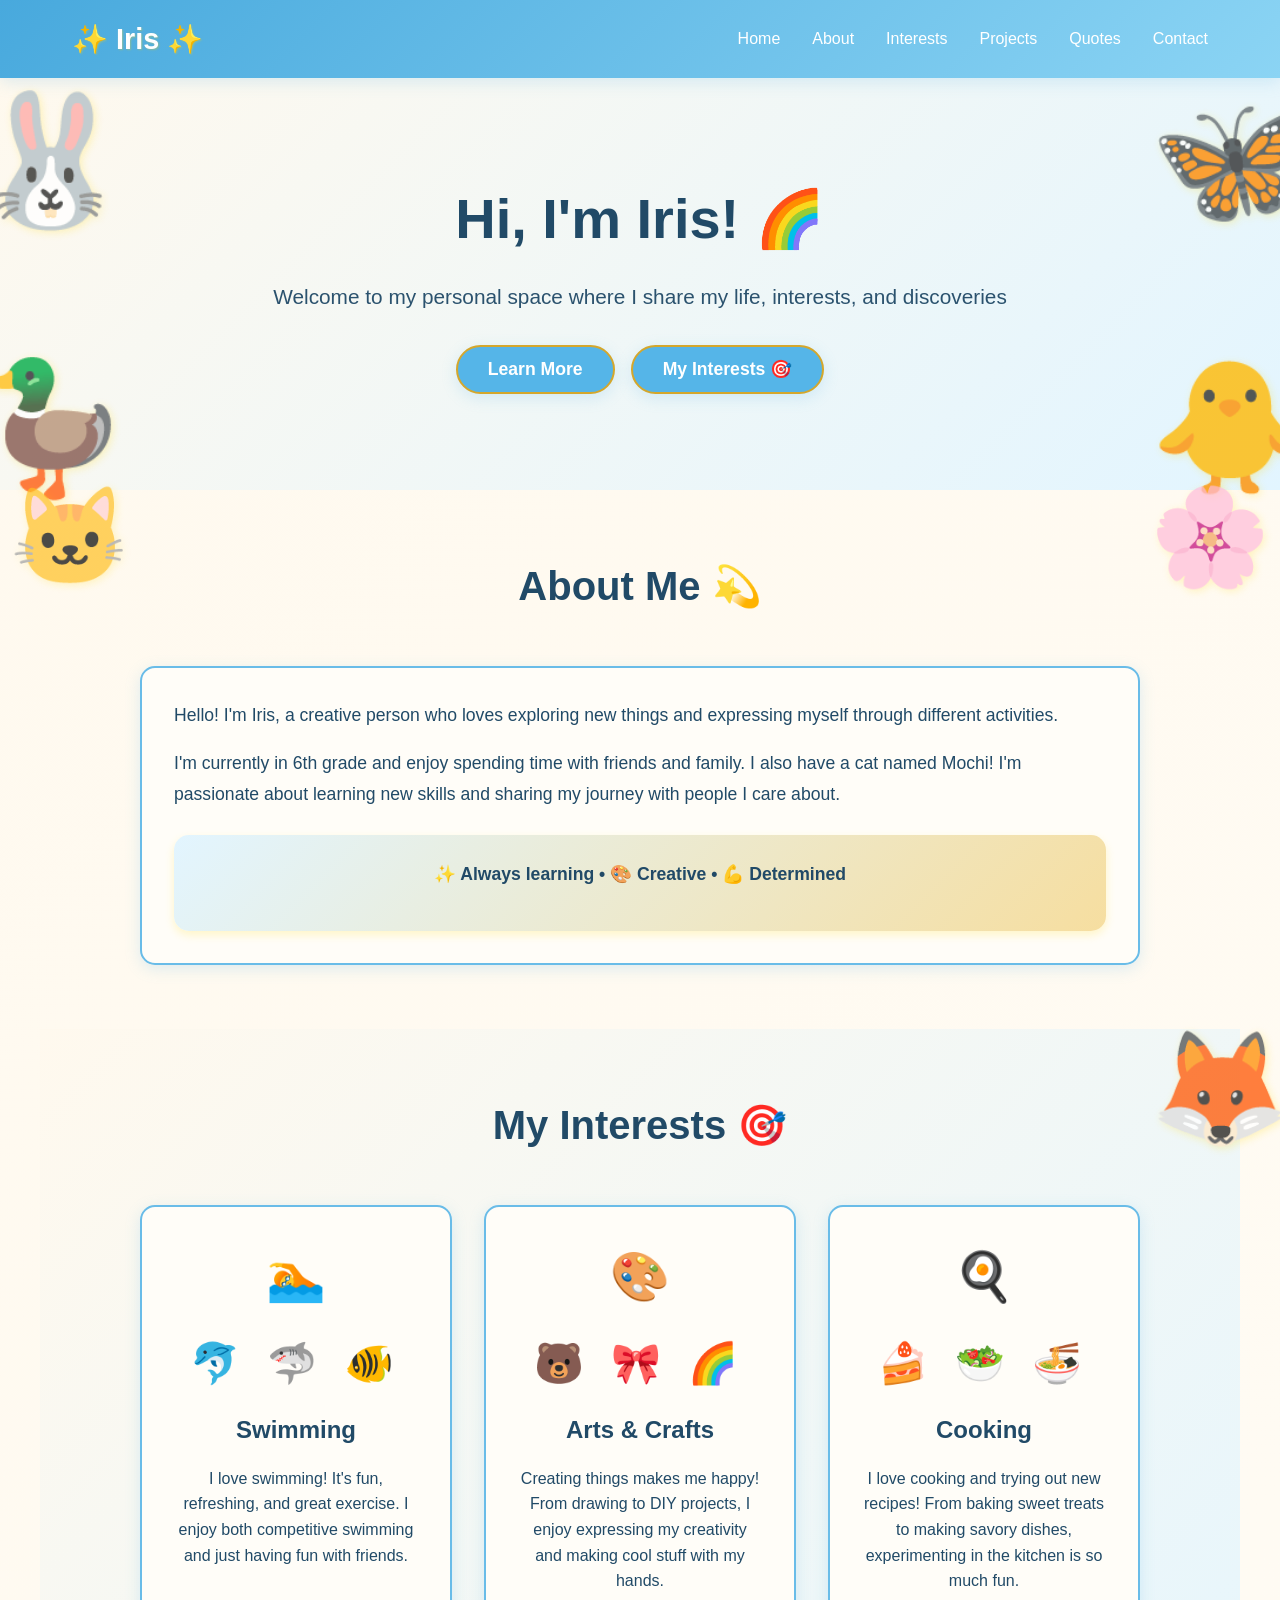
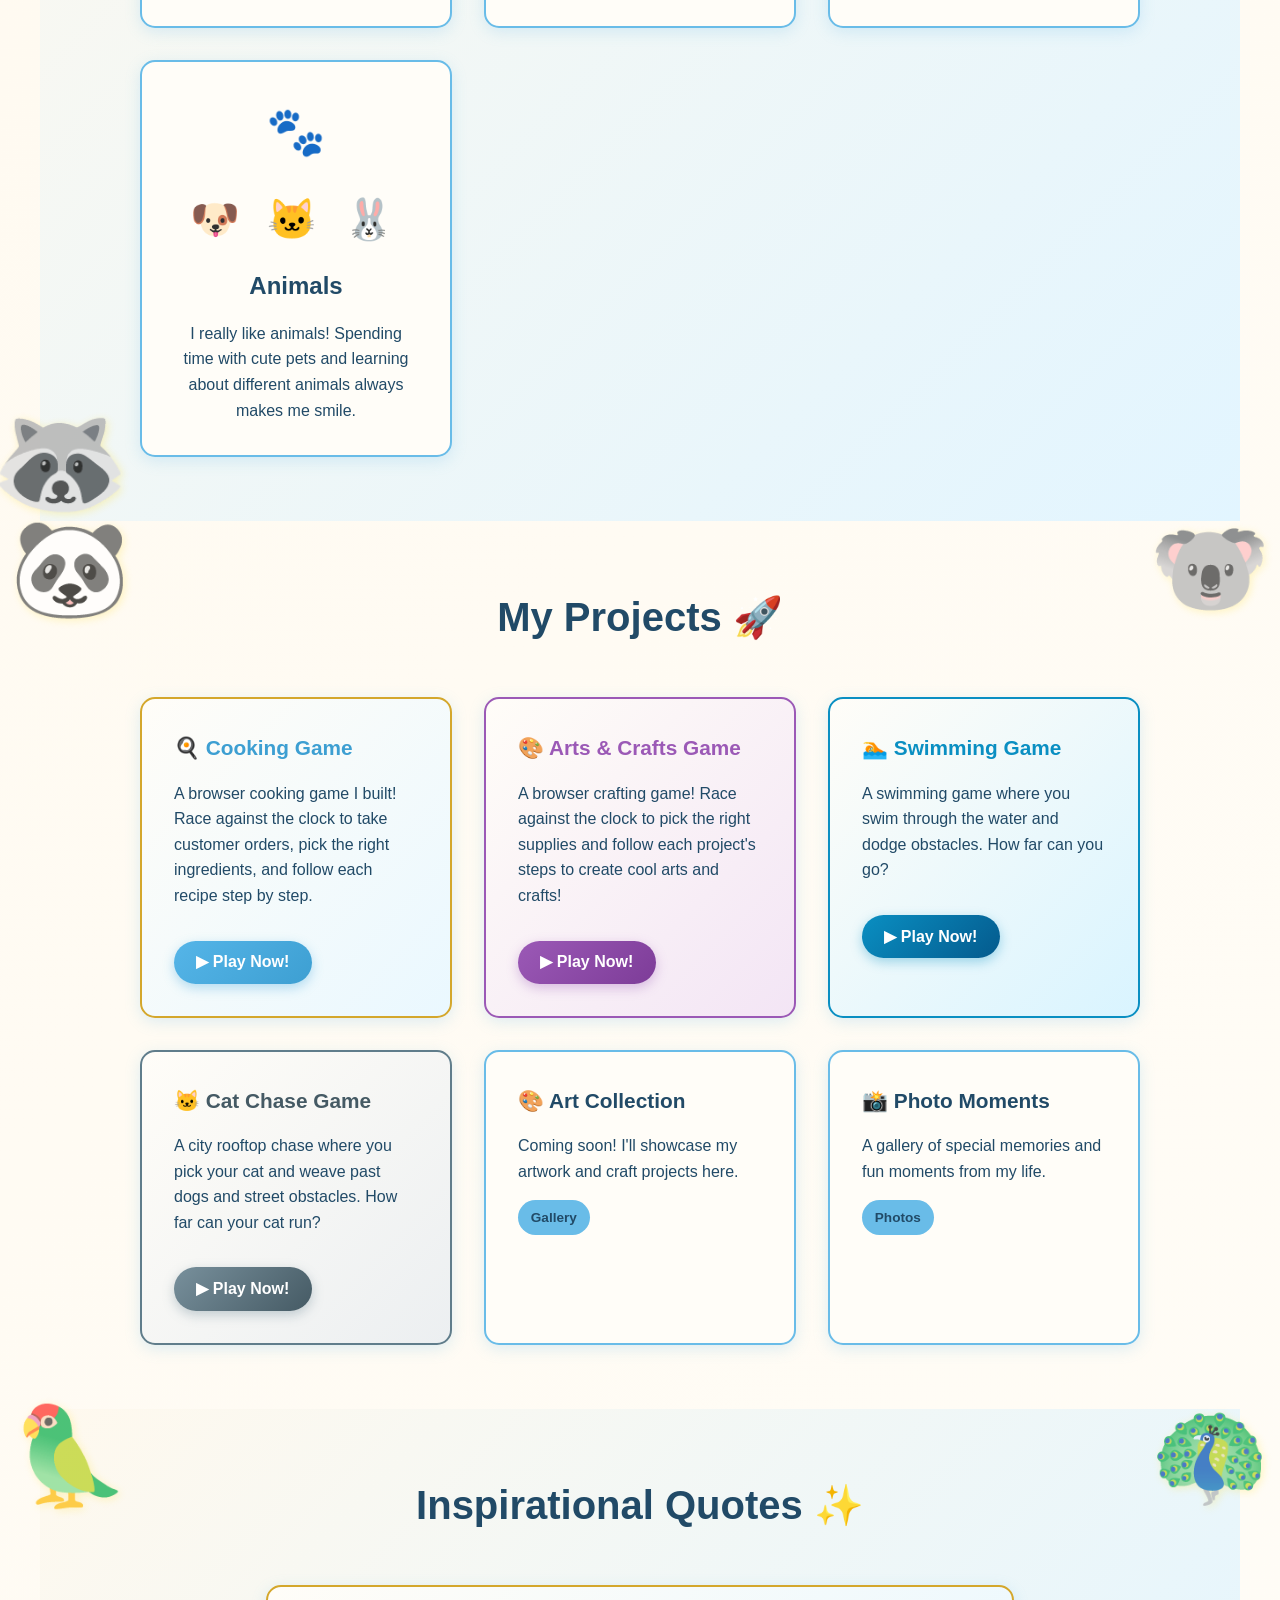
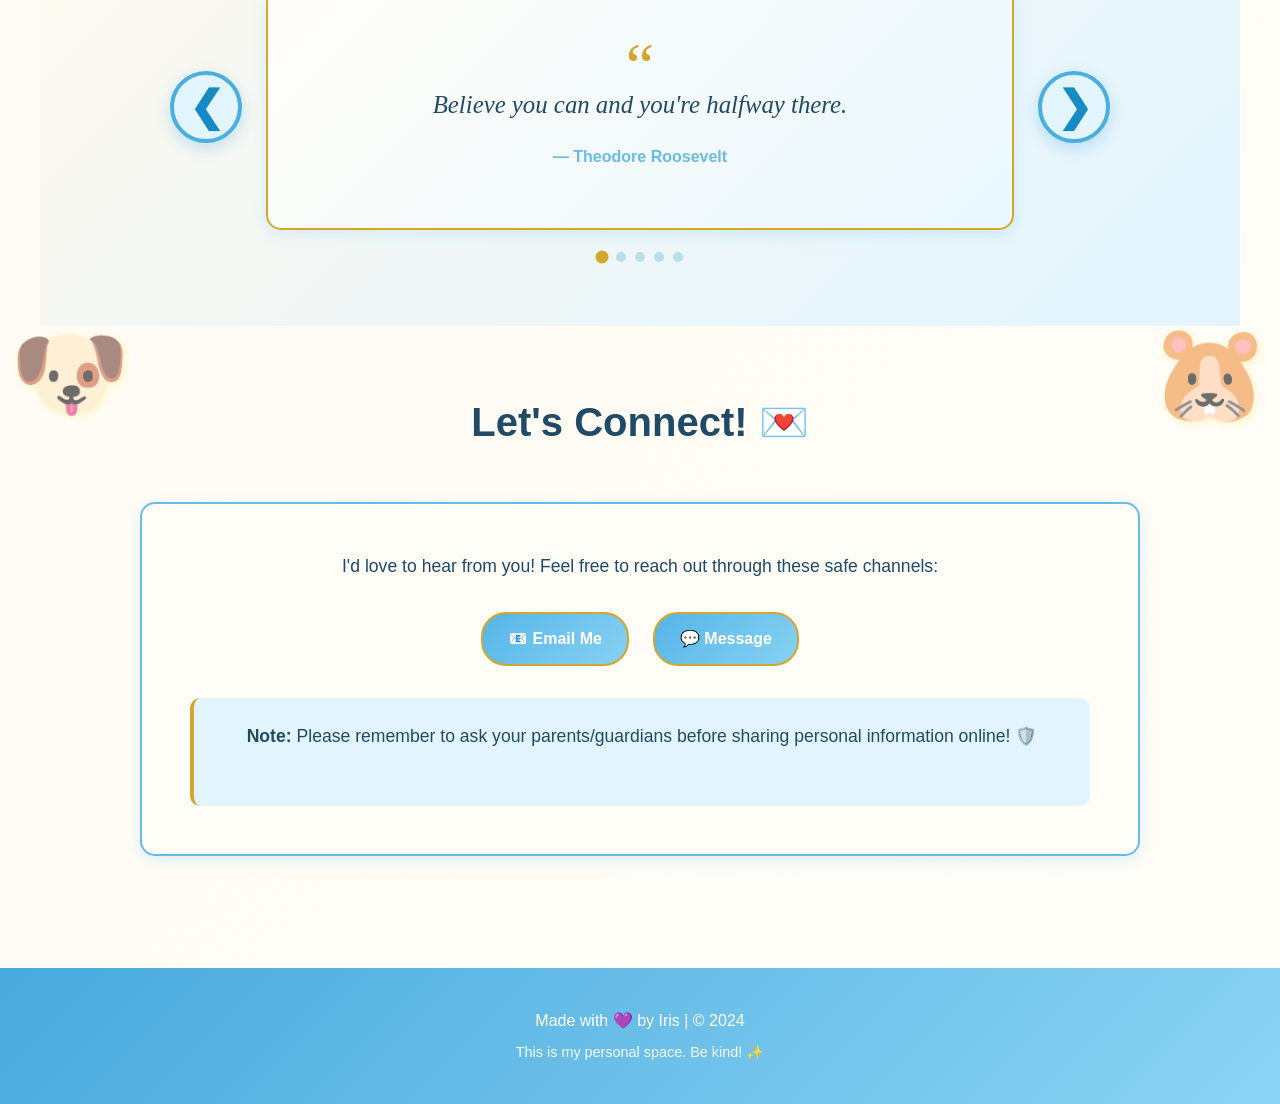
<file: index.html>
<!DOCTYPE html>
<html lang="en">
<head>
    <meta charset="UTF-8">
    <meta name="viewport" content="width=device-width, initial-scale=1.0">
    <title>Iris - Personal Website</title>
    <link rel="stylesheet" href="style.css">
    <link rel="stylesheet" href="theme.css">
    <link rel="stylesheet" href="quotes.css">
</head>
<body>
    <!-- NAVIGATION BAR -->
    <nav class="navbar">
        <div class="nav-container">
            <h1 class="logo">✨ Iris ✨</h1>
            <ul class="nav-links">
                <li><a href="#home">Home</a></li>
                <li><a href="#about">About</a></li>
                <li><a href="#interests">Interests</a></li>
                <li><a href="#projects">Projects</a></li>
                <li><a href="#quotes">Quotes</a></li>
                <li><a href="#contact">Contact</a></li>
            </ul>
        </div>
    </nav>

    <!-- HERO SECTION -->
    <section id="home" class="hero">
        <div class="kawaii-animal kawaii-top-left">🐰</div>
        <div class="kawaii-animal kawaii-top-right">🦋</div>
        <div class="hero-content">
            <h1 class="hero-title">Hi, I'm Iris! 🌈</h1>
            <p class="hero-subtitle">Welcome to my personal space where I share my life, interests, and discoveries</p>
            <div class="hero-buttons">
                <button class="cta-button" onclick="document.getElementById('about').scrollIntoView({ behavior: 'smooth' })">Learn More</button>
                <button class="cta-button" onclick="document.getElementById('interests').scrollIntoView({ behavior: 'smooth' })">My Interests 🎯</button>
            </div>
        </div>
        <div class="kawaii-animal kawaii-bottom-left">🦆</div>
        <div class="kawaii-animal kawaii-bottom-right">🐥</div>
    </section>

    <!-- ABOUT ME SECTION -->
    <section id="about" class="section">
        <div class="kawaii-animal-corner kawaii-corner-left">🐱</div>
        <div class="container">
            <h2 class="section-title">About Me 💫</h2>
            <div class="about-content">
                <p>Hello! I'm Iris, a creative person who loves exploring new things and expressing myself through different activities.</p>
                <p>I'm currently in 6th grade and enjoy spending time with friends and family. I also have a cat named Mochi! I'm passionate about learning new skills and sharing my journey with people I care about.</p>
                <div class="about-box">
                    <p>✨ Always learning • 🎨 Creative • 💪 Determined</p>
                </div>
            </div>
        </div>
        <div class="kawaii-animal-corner kawaii-corner-right">🌸</div>
    </section>

    <!-- INTERESTS SECTION -->
    <section id="interests" class="section alternate">
        <div class="kawaii-animal kawaii-interest-top">🦊</div>
        <div class="container">
            <h2 class="section-title">My Interests 🎯</h2>
            <div class="interests-grid">
                <div class="interest-card">
                    <div class="interest-icon">🏊</div>
                    <div class="interest-emojis">🐬 🦈 🐠</div>
                    <h3>Swimming</h3>
                    <p>I love swimming! It's fun, refreshing, and great exercise. I enjoy both competitive swimming and just having fun with friends.</p>
                </div>
                <div class="interest-card">
                    <div class="interest-icon">🎨</div>
                    <div class="interest-emojis">🐻 🎀 🌈</div>
                    <h3>Arts & Crafts</h3>
                    <p>Creating things makes me happy! From drawing to DIY projects, I enjoy expressing my creativity and making cool stuff with my hands.</p>
                </div>
                <div class="interest-card">
                    <div class="interest-icon">🍳</div>
                    <div class="interest-emojis">🍰 🥗 🍜</div>
                    <h3>Cooking</h3>
                    <p>I love cooking and trying out new recipes! From baking sweet treats to making savory dishes, experimenting in the kitchen is so much fun.</p>
                </div>
                <div class="interest-card">
                    <div class="interest-icon">🐾</div>
                    <div class="interest-emojis">🐶 🐱 🐰</div>
                    <h3>Animals</h3>
                    <p>I really like animals! Spending time with cute pets and learning about different animals always makes me smile.</p>
                </div>
            </div>
        </div>
        <div class="kawaii-animal kawaii-interest-bottom">🦝</div>
    </section>

    <!-- PROJECTS SECTION -->
    <section id="projects" class="section">
        <div class="kawaii-animal-corner kawaii-corner-left">🐼</div>
        <div class="container">
            <h2 class="section-title">My Projects 🚀</h2>
            <div class="projects-grid">
                <div class="project-card project-card-game">
                    <h3>🍳 Cooking Game</h3>
                    <p>A browser cooking game I built! Race against the clock to take customer orders, pick the right ingredients, and follow each recipe step by step.</p>
                    <a href="game.html" class="play-game-btn">▶ Play Now!</a>
                </div>
                <div class="project-card project-card-craft">
                    <h3>🎨 Arts &amp; Crafts Game</h3>
                    <p>A browser crafting game! Race against the clock to pick the right supplies and follow each project's steps to create cool arts and crafts!</p>
                    <a href="craft-game.html" class="play-craft-btn">▶ Play Now!</a>
                </div>
                <div class="project-card project-card-swim">
                    <h3>🏊 Swimming Game</h3>
                    <p>A swimming game where you swim through the water and dodge obstacles. How far can you go?</p>
                    <a href="swim-game.html" class="play-swim-btn">▶ Play Now!</a>
                </div>
                <div class="project-card project-card-cat">
                   <h3>🐱 Cat Chase Game</h3>
                   <p>A city rooftop chase where you pick your cat and weave past dogs and street obstacles. How far can your cat run?</p>
                   <a href="cat-game.html" class="play-cat-btn">▶ Play Now!</a>
                </div>
                <div class="project-card">
                    <h3>🎨 Art Collection</h3>
                    <p>Coming soon! I'll showcase my artwork and craft projects here.</p>
                    <span class="project-tag">Gallery</span>
                </div>
                <div class="project-card">
                    <h3>📸 Photo Moments</h3>
                    <p>A gallery of special memories and fun moments from my life.</p>
                    <span class="project-tag">Photos</span>
                </div>
            </div>
        </div>
        <div class="kawaii-animal-corner kawaii-corner-right">🐨</div>
    </section>

    <!-- INSPIRATIONAL QUOTES SECTION -->
    <section id="quotes" class="section alternate">
        <div class="kawaii-animal-corner kawaii-corner-left">🦜</div>
        <div class="container">
            <h2 class="section-title">Inspirational Quotes ✨</h2>
            <div class="quote-slideshow" aria-live="polite">
                <button class="quote-control" id="previous-quote" type="button" aria-label="Show previous quote">❮</button>
                <div class="quote-card">
                    <span class="quote-mark" aria-hidden="true">“</span>
                    <blockquote id="quote-text">Believe you can and you're halfway there.</blockquote>
                    <p id="quote-author">— Theodore Roosevelt</p>
                </div>
                <button class="quote-control" id="next-quote" type="button" aria-label="Show next quote">❯</button>
            </div>
            <div class="quote-dots" id="quote-dots" aria-label="Quote slideshow controls"></div>
        </div>
        <div class="kawaii-animal-corner kawaii-corner-right">🦚</div>
    </section>

    <!-- CONTACT & LINKS SECTION -->
    <section id="contact" class="section">
        <div class="kawaii-animal-corner kawaii-corner-left">🐶</div>
        <div class="container">
            <h2 class="section-title">Let's Connect! 💌</h2>
            <div class="contact-content">
                <p>I'd love to hear from you! Feel free to reach out through these safe channels:</p>
                <div class="contact-links">
                    <a href="mailto:your-email@example.com" class="contact-button">📧 Email Me</a>
                    <a href="#" class="contact-button">💬 Message</a>
                </div>
                <div class="contact-info">
                    <p><strong>Note:</strong> Please remember to ask your parents/guardians before sharing personal information online! 🛡️</p>
                </div>
            </div>
        </div>
        <div class="kawaii-animal-corner kawaii-corner-right">🐹</div>
    </section>

    <!-- FOOTER -->
    <footer class="footer">
        <p>Made with 💜 by Iris | © 2024</p>
        <p class="footer-small">This is my personal space. Be kind! ✨</p>
    </footer>

    <script src="script.js"></script>
</body>
</html>
</file>
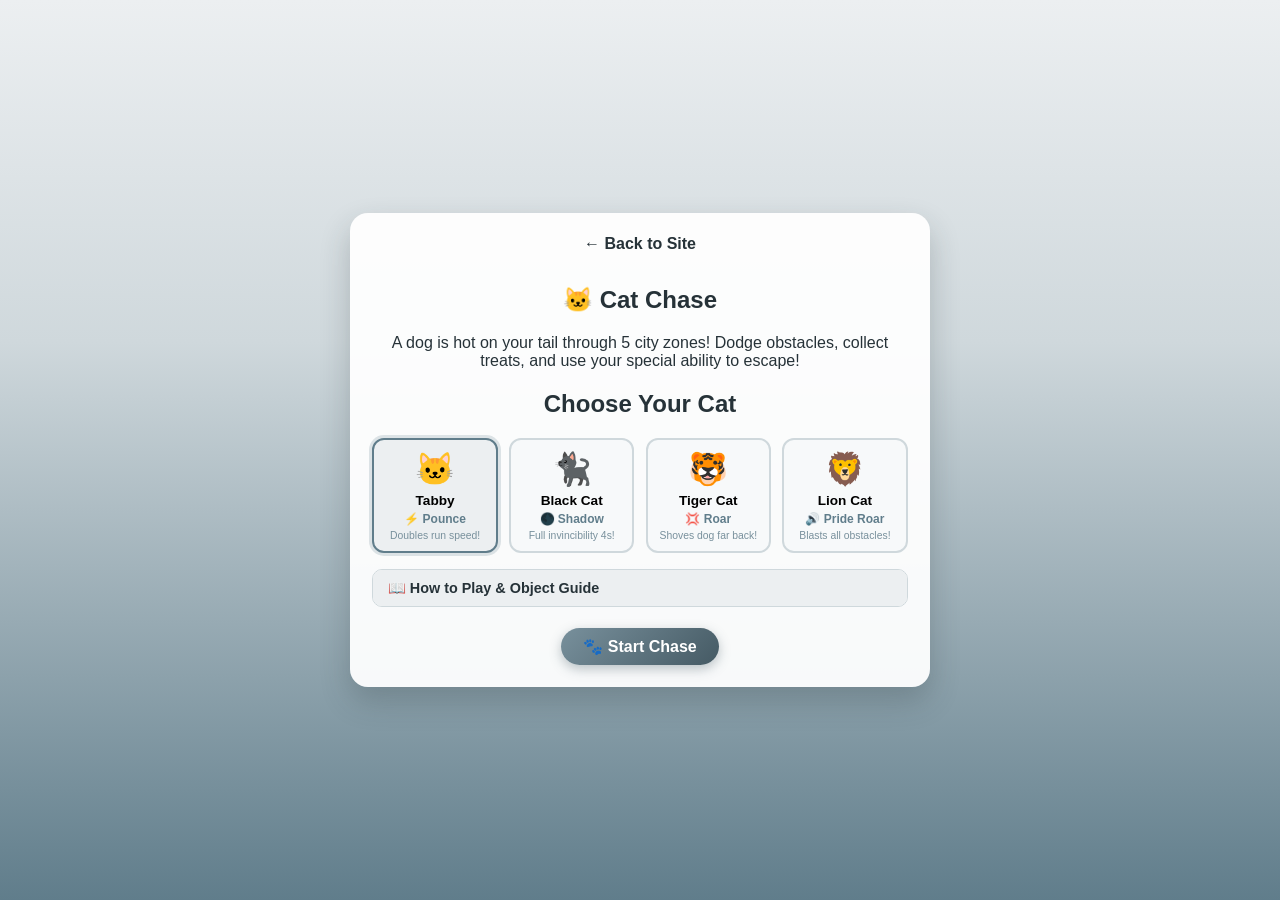
<file: cat-game.html>
<!DOCTYPE html>
<html lang="en">
<head>
  <meta charset="UTF-8" />
  <meta name="viewport" content="width=device-width, initial-scale=1.0" />
  <title>Cat Chase 🐱</title>
  <link rel="stylesheet" href="cat-game.css" />
</head>
<body>
  <div id="cat-app">

    <!-- ===== START SCREEN ===== -->
    <section id="cat-start-screen" class="cat-screen active">
      <div class="cat-card">
        <a href="index.html" class="cat-back-link">← Back to Site</a>
        <h1>🐱 Cat Chase</h1>
        <p>A dog is hot on your tail through 5 city zones! Dodge obstacles, collect treats, and use your special ability to escape!</p>

        <h2>Choose Your Cat</h2>
        <div id="cat-options" class="cat-options" aria-label="Cat choices"></div>
        <details class="how-to-play">
          <summary>📖 How to Play &amp; Object Guide</summary>
          <div class="guide-content">

            <div class="guide-section">
              <h3>🎮 Controls</h3>
              <p>↑ / W — Run Up &nbsp;·&nbsp; ↓ / S — Run Down &nbsp;·&nbsp; <kbd>Space</kbd> / ⚡ button — Special Ability</p>
            </div>

            <div class="guide-section">
              <h3>⚠️ Avoid These</h3>
              <div class="guide-items">
                <div class="guide-item">
                  <span class="guide-icon">🐶 🧱 🗑️</span>
                  <div><strong>Obstacles</strong> — Costs 20 HP and lets the chaser gain on you!</div>
                </div>
                <div class="guide-item">
                  <span class="guide-icon">🐕</span>
                  <div><strong>The Dog</strong> — Speeds up each zone. Caught = Game Over!</div>
                </div>
              </div>
            </div>

            <div class="guide-section">
              <h3>⭐ Collect These</h3>
              <div class="guide-items">
                <div class="guide-item">
                  <span class="guide-icon">🐟 🧶 🎀 🐾</span>
                  <div><strong>Treats</strong> — +10 score &amp; push the dog back!</div>
                </div>
              </div>
            </div>

            <div class="guide-section">
              <h3>🎁 Power-Ups <small>(rare glowing items)</small></h3>
              <div class="guide-items">
                <div class="guide-item"><span class="guide-icon">⚡</span><div><strong>Speed Boost</strong> — Run 1.85× faster for 5 s.</div></div>
                <div class="guide-item"><span class="guide-icon">🛡️</span><div><strong>Shield</strong> — Blocks the next obstacle hit completely.</div></div>
                <div class="guide-item"><span class="guide-icon">💊</span><div><strong>HP Kit</strong> — Restores 30 HP.</div></div>
                <div class="guide-item"><span class="guide-icon">🧲</span><div><strong>Magnet</strong> — Auto-collects nearby treats for 6 s.</div></div>
              </div>
            </div>

            <div class="guide-section">
              <h3>🏙️ The 5 Zones</h3>
              <div class="guide-items">
                <div class="guide-item"><span class="guide-icon">🏡</span><div><strong>Backyard</strong> (0 m) — Calm start.</div></div>
                <div class="guide-item"><span class="guide-icon">🏘️</span><div><strong>Neighborhood</strong> (200 m) — Faster pace, more obstacles.</div></div>
                <div class="guide-item"><span class="guide-icon">🏪</span><div><strong>Downtown</strong> (500 m) — Busy streets, traffic cones!</div></div>
                <div class="guide-item"><span class="guide-icon">🚗</span><div><strong>Highway</strong> (900 m) — Very fast. Watch out!</div></div>
                <div class="guide-item"><span class="guide-icon">🌆</span><div><strong>City Center</strong> (1400 m) — Maximum chaos. Good luck!</div></div>
              </div>
            </div>

            <div class="guide-section">
              <h3>⚡ Special Abilities <small>(Press Space)</small></h3>
              <div class="guide-items">
                <div class="guide-item"><span class="guide-icon">🐱</span><div><strong>Tabby — Pounce:</strong> Doubles speed for 3.5 s. (8 s cooldown)</div></div>
                <div class="guide-item"><span class="guide-icon">🐈‍⬛</span><div><strong>Black Cat — Shadow:</strong> Full invincibility for 4 s! (12 s cooldown)</div></div>
                <div class="guide-item"><span class="guide-icon">🐯</span><div><strong>Tiger Cat — Roar:</strong> Pushes dog far back! (9 s cooldown)</div></div>
                <div class="guide-item"><span class="guide-icon">🦁</span><div><strong>Lion Cat — Pride Roar:</strong> Clears ALL obstacles! (10 s cooldown)</div></div>
              </div>
            </div>

          </div>
        </details>

        <button id="start-cat-btn" class="cat-btn">🐾 Start Chase</button>
      </div>
    </section>

    <!-- ===== GAME SCREEN ===== -->
    <section id="cat-game-screen" class="cat-screen">
      <header class="cat-hud">
        <div class="hud-item">
          <span>Distance</span>
          <strong id="chase-display">0m</strong>
          <span class="hud-sub">Score: <strong id="score-display">0</strong></span>
          <span id="zone-display" class="hud-zone">🏡 Backyard</span>
        </div>
        <div class="hud-item hp-wrap">
          <span>HP</span>
          <div class="hp-bar-shell">
            <div id="hp-bar-fill" class="hp-bar-fill"></div>
          </div>
          <strong id="hp-text">100</strong>
        </div>
        <div class="hud-item lead-wrap">
          <span>Lead</span>
          <div class="lead-bar-shell">
            <div id="lead-bar-fill" class="lead-bar-fill"></div>
          </div>
          <span id="ability-display" class="ability-display ability-ready">⚡ Pounce ✓ READY</span>
        </div>
        <div class="hud-item">
          <label for="ingame-cat">Cat</label>
          <select id="ingame-cat" aria-label="Change cat during game"></select>
          <button id="ability-btn" class="ability-btn" type="button">⚡ Ability</button>
        </div>
      </header>

      <main id="cat-stage" aria-label="Cat chase game area">
        <div id="city-layer"        class="city-layer"        aria-hidden="true"></div>
        <div id="collectible-layer" class="collectible-layer" aria-hidden="true"></div>
        <div id="powerup-layer"     class="powerup-layer"     aria-hidden="true"></div>
        <div id="obstacle-layer"    class="obstacle-layer"    aria-hidden="true"></div>
        <div id="chaser"            class="chaser"            aria-hidden="true">🐕</div>
        <div id="player"            class="player"            aria-label="Player cat"></div>
        <div id="hit-overlay"       class="hit-overlay"       aria-hidden="true"></div>
        <div id="zone-banner"       class="zone-banner"       aria-hidden="true">🏡 Backyard</div>
      </main>

      <p class="controls-hint">↑/↓ or W/S to move &nbsp;·&nbsp; <kbd>Space</kbd>/⚡ = special ability &nbsp;·&nbsp; Collect 🐟🧶 for score</p>
    </section>

    <!-- ===== GAME OVER SCREEN ===== -->
    <section id="cat-gameover-screen" class="cat-screen">
      <div class="cat-card">
        <h2>Caught! 💥</h2>
        <p id="final-zone">Zone: 🏡 Backyard</p>
        <p id="final-chase">You ran 0m</p>
        <p id="final-score">Score: 0</p>
        <button id="restart-cat-btn" class="cat-btn">🔁 Play Again</button>
        <a href="index.html" class="cat-btn cat-btn-link">🏠 Back Home</a>
      </div>
    </section>

  </div>
  <script src="cat-game.js"></script>
</body>
</html>
</file>
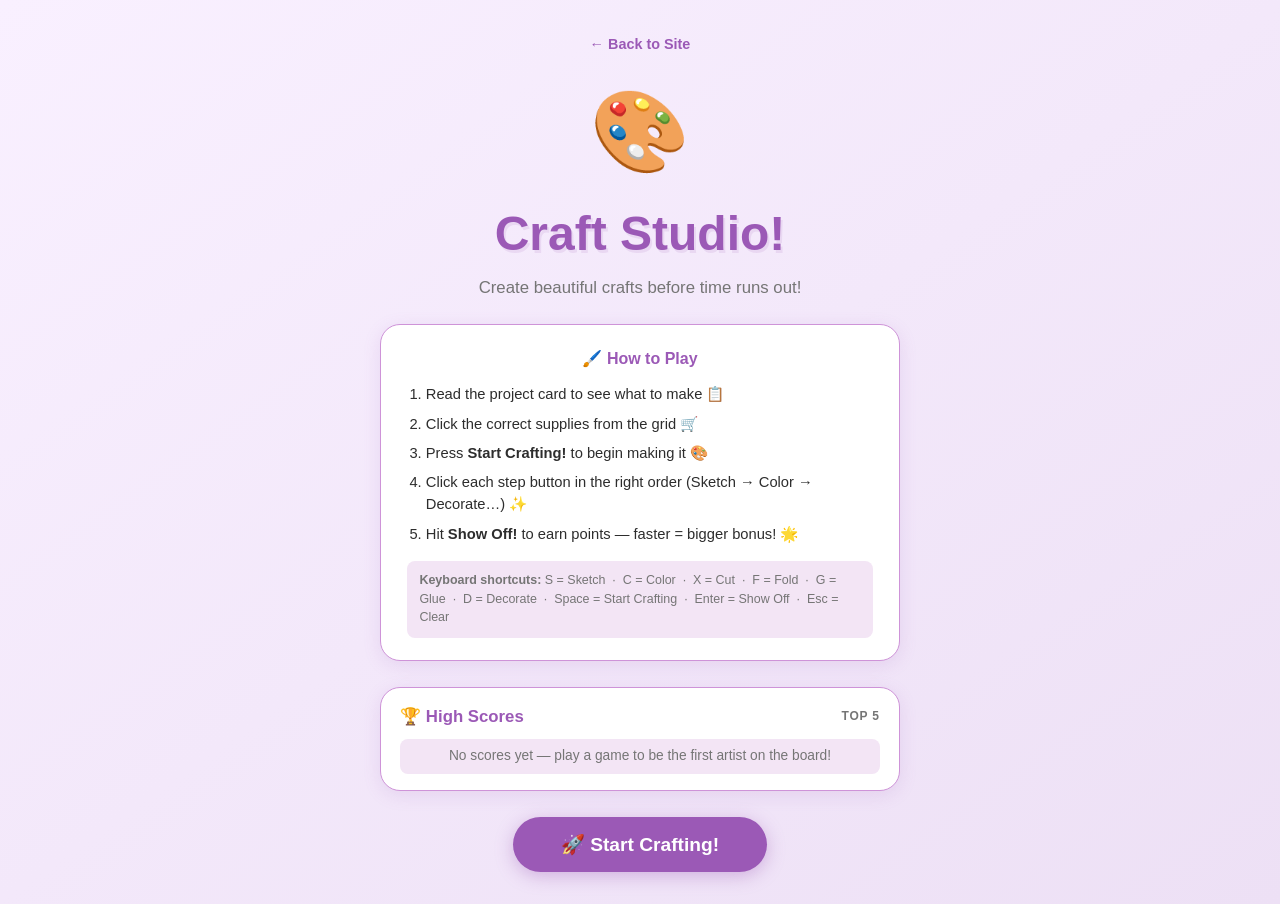
<file: craft-game.html>
<!DOCTYPE html>
<html lang="en">
<head>
  <meta charset="UTF-8" />
  <meta name="viewport" content="width=device-width, initial-scale=1.0" />
  <title>Craft Studio! 🎨 — Iris's Crafting Game</title>
  <link rel="stylesheet" href="craft-game.css" />
  <link rel="stylesheet" href="highscores.css" />
</head>
<body>
<div id="app">

  <!-- ===== START SCREEN ===== -->
  <div id="start-screen" class="screen active">
    <div class="start-wrapper">
      <a href="index.html" class="back-link">← Back to Site</a>
      <div class="start-logo" aria-hidden="true">🎨</div>
      <h1 class="start-title">Craft Studio!</h1>
      <p class="start-tagline">Create beautiful crafts before time runs out!</p>

      <div class="instructions-card">
        <h2 class="instr-heading">🖌️ How to Play</h2>
        <ol class="instr-list">
          <li>Read the project card to see what to make 📋</li>
          <li>Click the correct supplies from the grid 🛒</li>
          <li>Press <strong>Start Crafting!</strong> to begin making it 🎨</li>
          <li>Click each step button in the right order (Sketch → Color → Decorate…) ✨</li>
          <li>Hit <strong>Show Off!</strong> to earn points — faster = bigger bonus! 🌟</li>
        </ol>
        <div class="keyboard-hint">
          <strong>Keyboard shortcuts:</strong>
          S = Sketch &nbsp;·&nbsp; C = Color &nbsp;·&nbsp; X = Cut &nbsp;·&nbsp;
          F = Fold &nbsp;·&nbsp; G = Glue &nbsp;·&nbsp; D = Decorate &nbsp;·&nbsp;
          Space = Start Crafting &nbsp;·&nbsp; Enter = Show Off &nbsp;·&nbsp; Esc = Clear
        </div>
      </div>

      <section class="high-scores" aria-labelledby="start-high-scores-title">
        <div class="high-scores-heading">
          <h2 id="start-high-scores-title">🏆 High Scores</h2>
          <span>Top 5</span>
        </div>
        <ol id="start-high-scores-list" class="high-scores-list" aria-live="polite"></ol>
      </section>

      <button id="start-btn" class="btn btn-start">🚀 Start Crafting!</button>
    </div>
  </div>

  <!-- ===== GAME SCREEN ===== -->
  <div id="game-screen" class="screen">

    <header class="game-hud">
      <div class="hud-block">
        <div class="hud-label">SCORE</div>
        <div class="hud-val" id="score-display">0</div>
      </div>
      <div class="hud-block hud-timer-block">
        <div class="hud-label">TIME</div>
        <div class="hud-val timer-val" id="timer-display">90</div>
      </div>
      <div class="hud-block">
        <div class="hud-label">CRAFTS</div>
        <div class="hud-val" id="crafts-display">0</div>
      </div>
    </header>

    <main class="game-grid">

      <!-- Project Panel -->
      <section class="panel order-panel" aria-label="Project card">
        <h2 class="panel-title">📋 Project</h2>
        <div class="order-card" id="order-card">
          <div class="order-top">
            <span class="order-emoji" id="order-emoji" aria-hidden="true">🌈</span>
            <div class="order-text">
              <div class="order-name" id="order-name">Rainbow Painting</div>
              <div class="order-desc" id="order-desc">Paint a colorful rainbow</div>
            </div>
          </div>
          <div class="order-needs" id="order-needs"></div>
          <div class="order-recipe-steps" id="order-recipe-steps"></div>
          <div class="urgency-bar-wrap" aria-label="Time remaining for project">
            <div class="urgency-bar" id="urgency-bar"></div>
          </div>
        </div>
      </section>

      <!-- Craft Station -->
      <section class="panel prep-panel" aria-label="Craft station">
        <h2 class="panel-title">🎨 Craft Station</h2>

        <div class="step-track" id="step-track" aria-label="Step progress"></div>

        <div class="prep-bowl" id="prep-bowl" aria-label="Selected supplies">
          <span class="prep-empty-hint">← Select supplies first</span>
        </div>

        <div class="prep-actions">
          <button class="btn btn-prepare" id="prepare-btn">🎨 Start Crafting!</button>

          <div class="action-row" id="action-row" aria-label="Crafting actions">
            <button class="action-btn" data-action="sketch"   title="Sketch (S)">✏️<span>Sketch</span></button>
            <button class="action-btn" data-action="color"    title="Color (C)">🖌️<span>Color</span></button>
            <button class="action-btn" data-action="cut"      title="Cut (X)">✂️<span>Cut</span></button>
            <button class="action-btn" data-action="fold"     title="Fold (F)">📐<span>Fold</span></button>
            <button class="action-btn" data-action="glue"     title="Glue (G)">🧴<span>Glue</span></button>
            <button class="action-btn" data-action="decorate" title="Decorate (D)">✨<span>Decorate</span></button>
          </div>

          <button class="btn btn-serve hidden" id="serve-btn">🌟 Show Off!</button>
          <button class="btn btn-clear" id="clear-btn">🗑 Clear</button>
        </div>

        <div class="feedback-area" id="feedback-area" aria-live="polite" aria-atomic="true"></div>
      </section>

      <!-- Supply Grid -->
      <section class="panel ingredients-panel" aria-label="Supply selection">
        <h2 class="panel-title">🛒 Supplies</h2>
        <div class="ingredient-grid" id="ingredient-grid"></div>
      </section>

    </main>
  </div>

  <!-- ===== GAME OVER SCREEN ===== -->
  <div id="gameover-screen" class="screen">
    <div class="gameover-wrapper">
      <div class="gameover-chef" aria-hidden="true">🎨</div>
      <h2 class="gameover-title">Time's Up!</h2>

      <div class="gameover-stats">
        <div class="stat-box">
          <div class="stat-num" id="go-score">0</div>
          <div class="stat-lbl">Final Score</div>
        </div>
        <div class="stat-box">
          <div class="stat-num" id="go-crafts">0</div>
          <div class="stat-lbl">Crafts Made</div>
        </div>
        <div class="stat-box">
          <div class="stat-num" id="go-mistakes">0</div>
          <div class="stat-lbl">Mistakes</div>
        </div>
      </div>

      <div id="go-grade" class="go-grade" aria-live="polite"></div>

      <section class="high-scores" aria-labelledby="gameover-high-scores-title">
        <div class="high-scores-heading">
          <h2 id="gameover-high-scores-title">🏆 High Scores</h2>
          <span>Top 5</span>
        </div>
        <ol id="gameover-high-scores-list" class="high-scores-list" aria-live="polite"></ol>
      </section>

      <div class="gameover-btns">
        <button id="restart-btn" class="btn btn-start">🎨 Play Again!</button>
        <a href="index.html" class="btn btn-back-home">🏠 Back to Site</a>
      </div>
    </div>
  </div>

</div><!-- #app -->
<script src="craft-highscores.js"></script>
<script src="craft-game.js"></script>
</body>
</html>
</file>
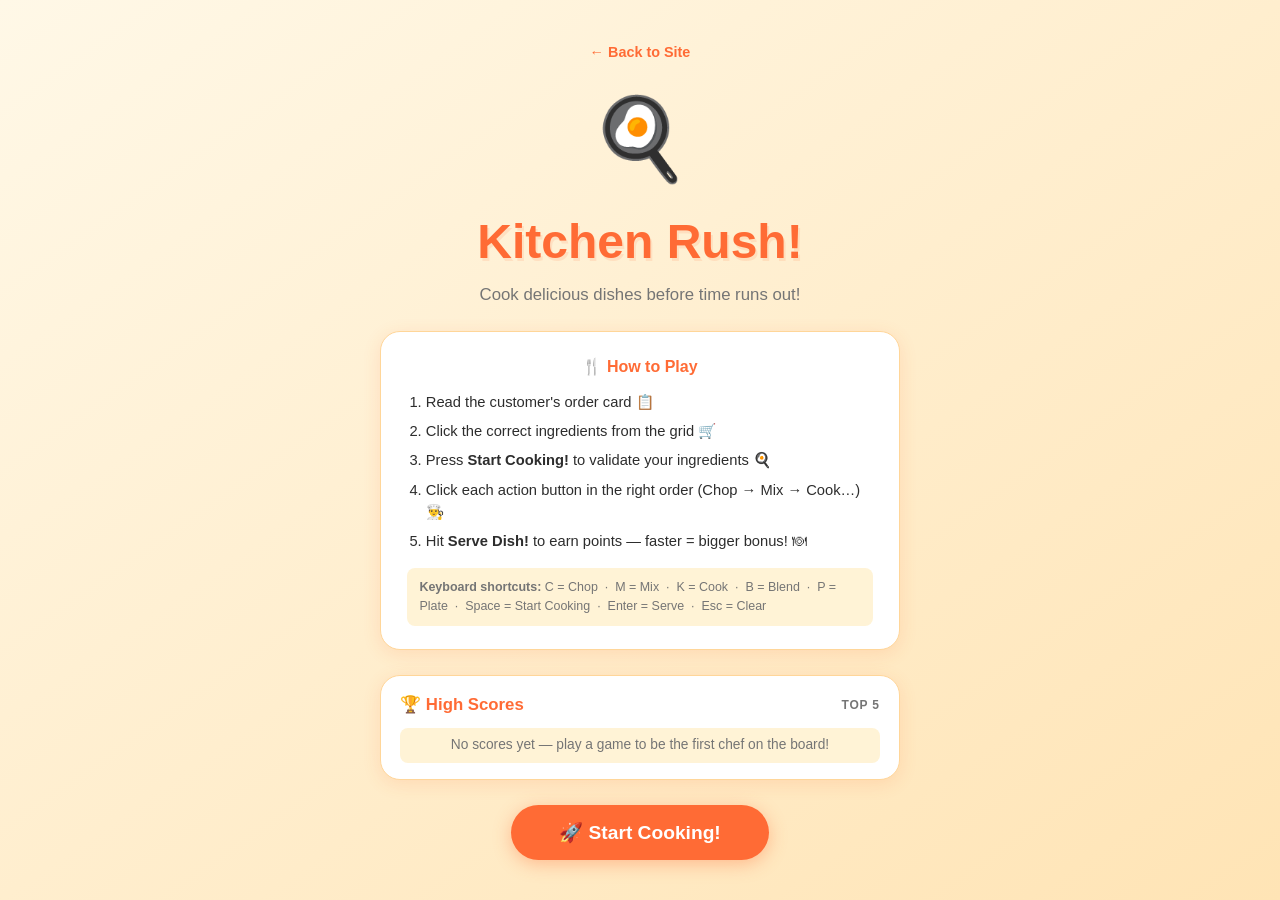
<file: game.html>
<!DOCTYPE html>
<html lang="en">
<head>
  <meta charset="UTF-8" />
  <meta name="viewport" content="width=device-width, initial-scale=1.0" />
  <title>Kitchen Rush! 🍳 — Iris's Cooking Game</title>
  <link rel="stylesheet" href="game.css" />
  <link rel="stylesheet" href="highscores.css" />
</head>
<body>
<div id="app">

  <!-- ===== START SCREEN ===== -->
  <div id="start-screen" class="screen active">
    <div class="start-wrapper">
      <a href="index.html" class="back-link">← Back to Site</a>
      <div class="start-logo" aria-hidden="true">🍳</div>
      <h1 class="start-title">Kitchen Rush!</h1>
      <p class="start-tagline">Cook delicious dishes before time runs out!</p>

      <div class="instructions-card">
        <h2 class="instr-heading">🍴 How to Play</h2>
        <ol class="instr-list">
          <li>Read the customer's order card 📋</li>
          <li>Click the correct ingredients from the grid 🛒</li>
          <li>Press <strong>Start Cooking!</strong> to validate your ingredients 🍳</li>
          <li>Click each action button in the right order (Chop → Mix → Cook…) 👨‍🍳</li>
          <li>Hit <strong>Serve Dish!</strong> to earn points — faster = bigger bonus! 🍽</li>
        </ol>
        <div class="keyboard-hint">
          <strong>Keyboard shortcuts:</strong>
          C = Chop &nbsp;·&nbsp; M = Mix &nbsp;·&nbsp; K = Cook &nbsp;·&nbsp;
          B = Blend &nbsp;·&nbsp; P = Plate &nbsp;·&nbsp;
          Space = Start Cooking &nbsp;·&nbsp; Enter = Serve &nbsp;·&nbsp; Esc = Clear
        </div>
      </div>

      <section class="high-scores" aria-labelledby="start-high-scores-title">
        <div class="high-scores-heading">
          <h2 id="start-high-scores-title">🏆 High Scores</h2>
          <span>Top 5</span>
        </div>
        <ol id="start-high-scores-list" class="high-scores-list" aria-live="polite"></ol>
      </section>

      <button id="start-btn" class="btn btn-start">🚀 Start Cooking!</button>
    </div>
  </div>

  <!-- ===== GAME SCREEN ===== -->
  <div id="game-screen" class="screen">

    <header class="game-hud">
      <div class="hud-block">
        <div class="hud-label">SCORE</div>
        <div class="hud-val" id="score-display">0</div>
      </div>
      <div class="hud-block hud-timer-block">
        <div class="hud-label">TIME</div>
        <div class="hud-val timer-val" id="timer-display">90</div>
      </div>
      <div class="hud-block">
        <div class="hud-label">DISHES</div>
        <div class="hud-val" id="dishes-display">0</div>
      </div>
    </header>

    <main class="game-grid">

      <!-- Order Panel -->
      <section class="panel order-panel" aria-label="Customer order">
        <h2 class="panel-title">📋 Order</h2>
        <div class="order-card" id="order-card">
          <div class="order-top">
            <span class="order-emoji" id="order-emoji" aria-hidden="true">🥗</span>
            <div class="order-text">
              <div class="order-name" id="order-name">Fresh Salad</div>
              <div class="order-desc" id="order-desc">A refreshing salad</div>
            </div>
          </div>
          <div class="order-needs" id="order-needs"></div>
          <div class="order-recipe-steps" id="order-recipe-steps"></div>
          <div class="urgency-bar-wrap" aria-label="Time remaining for order">
            <div class="urgency-bar" id="urgency-bar"></div>
          </div>
        </div>
      </section>

      <!-- Prep Station -->
      <section class="panel prep-panel" aria-label="Preparation station">
        <h2 class="panel-title">👨‍🍳 Prep Station</h2>

        <div class="step-track" id="step-track" aria-label="Step progress"></div>

        <div class="prep-bowl" id="prep-bowl" aria-label="Selected ingredients">
          <span class="prep-empty-hint">← Select ingredients first</span>
        </div>

        <div class="prep-actions">
          <button class="btn btn-prepare" id="prepare-btn">🍳 Start Cooking!</button>

          <div class="action-row" id="action-row" aria-label="Preparation actions">
            <button class="action-btn" data-action="chop"  title="Chop (C)">🔪<span>Chop</span></button>
            <button class="action-btn" data-action="mix"   title="Mix (M)">🥣<span>Mix</span></button>
            <button class="action-btn" data-action="cook"  title="Cook (K)">🔥<span>Cook</span></button>
            <button class="action-btn" data-action="blend" title="Blend (B)">🥤<span>Blend</span></button>
            <button class="action-btn" data-action="plate" title="Plate (P)">🍽<span>Plate</span></button>
          </div>

          <button class="btn btn-serve hidden" id="serve-btn">✅ Serve Dish!</button>
          <button class="btn btn-clear" id="clear-btn">🗑 Clear</button>
        </div>

        <div class="feedback-area" id="feedback-area" aria-live="polite" aria-atomic="true"></div>
      </section>

      <!-- Ingredient Grid -->
      <section class="panel ingredients-panel" aria-label="Ingredient selection">
        <h2 class="panel-title">🛒 Ingredients</h2>
        <div class="ingredient-grid" id="ingredient-grid"></div>
      </section>

    </main>
  </div>

  <!-- ===== GAME OVER SCREEN ===== -->
  <div id="gameover-screen" class="screen">
    <div class="gameover-wrapper">
      <div class="gameover-chef" aria-hidden="true">👨‍🍳</div>
      <h2 class="gameover-title">Time's Up!</h2>

      <div class="gameover-stats">
        <div class="stat-box">
          <div class="stat-num" id="go-score">0</div>
          <div class="stat-lbl">Final Score</div>
        </div>
        <div class="stat-box">
          <div class="stat-num" id="go-dishes">0</div>
          <div class="stat-lbl">Dishes Served</div>
        </div>
        <div class="stat-box">
          <div class="stat-num" id="go-mistakes">0</div>
          <div class="stat-lbl">Mistakes</div>
        </div>
      </div>

      <div id="go-grade" class="go-grade" aria-live="polite"></div>

      <section class="high-scores" aria-labelledby="gameover-high-scores-title">
        <div class="high-scores-heading">
          <h2 id="gameover-high-scores-title">🏆 High Scores</h2>
          <span>Top 5</span>
        </div>
        <ol id="gameover-high-scores-list" class="high-scores-list" aria-live="polite"></ol>
      </section>

      <div class="gameover-btns">
        <button id="restart-btn" class="btn btn-start">🍳 Play Again!</button>
        <a href="index.html" class="btn btn-back-home">🏠 Back to Site</a>
      </div>
    </div>
  </div>

</div><!-- #app -->
<script src="highscores.js"></script>
<script src="game.js"></script>
</body>
</html>
</file>
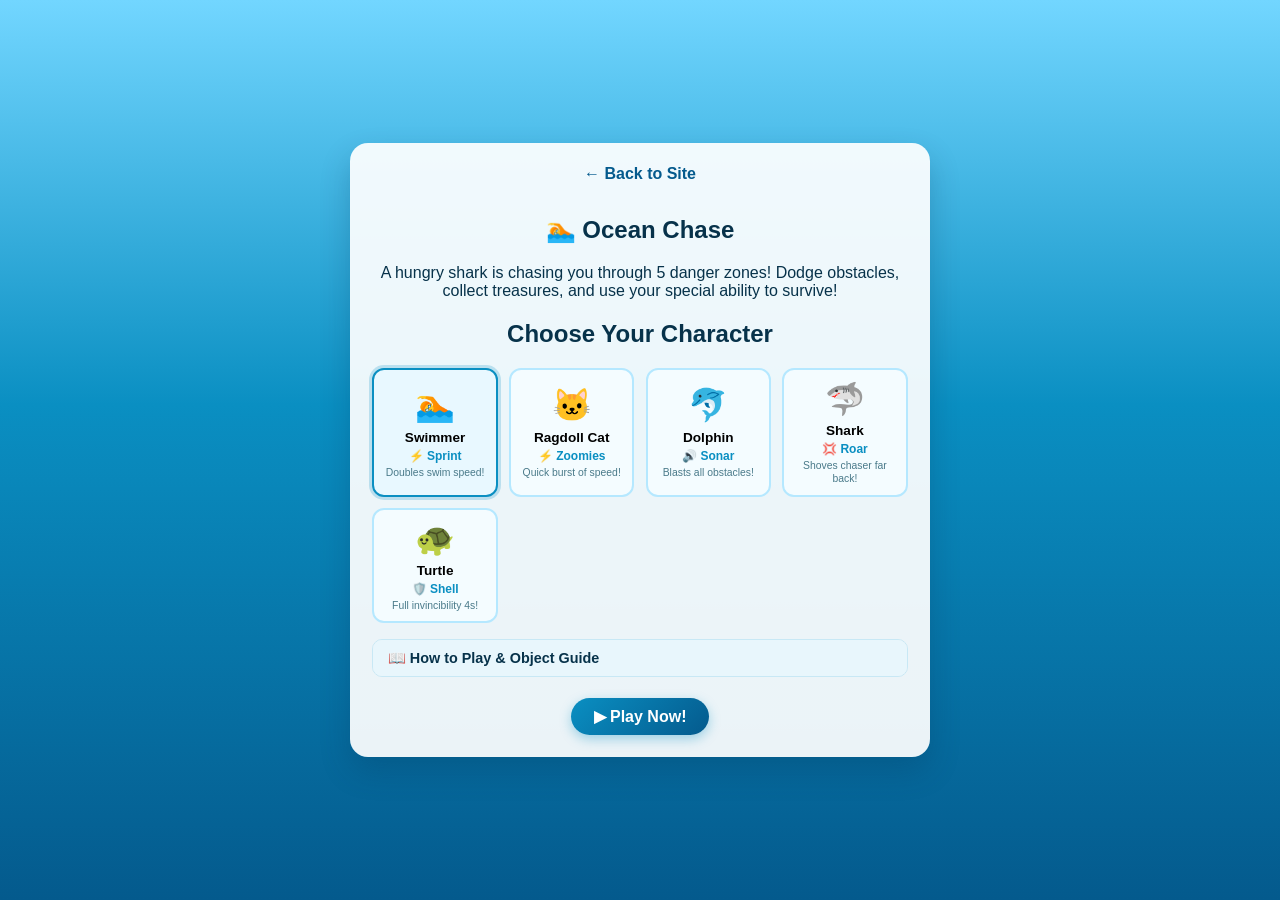
<file: swim-game.html>
<!DOCTYPE html>
<html lang="en">
<head>
  <meta charset="UTF-8" />
  <meta name="viewport" content="width=device-width, initial-scale=1.0" />
  <title>Ocean Chase 🌊</title>
  <link rel="stylesheet" href="swim-game.css" />
</head>
<body>
  <div id="swim-app">

    <!-- ===== START SCREEN ===== -->
    <section id="swim-start-screen" class="swim-screen active">
      <div class="swim-card">
        <a href="index.html" class="swim-back-link">← Back to Site</a>
        <h1>🏊 Ocean Chase</h1>
        <p>A hungry shark is chasing you through 5 danger zones! Dodge obstacles, collect treasures, and use your special ability to survive!</p>

        <h2>Choose Your Character</h2>
        <div id="character-options" class="character-options" aria-label="Character choices"></div>
        <details class="how-to-play">
          <summary>📖 How to Play &amp; Object Guide</summary>
          <div class="guide-content">

            <div class="guide-section">
              <h3>🎮 Controls</h3>
              <p>↑ / W — Swim Up &nbsp;·&nbsp; ↓ / S — Swim Down &nbsp;·&nbsp; <kbd>Space</kbd> / ⚡ button — Special Ability</p>
            </div>

            <div class="guide-section">
              <h3>⚠️ Avoid These</h3>
              <div class="guide-items">
                <div class="guide-item">
                  <span class="guide-icon">🪨 🪵 🪼</span>
                  <div><strong>Obstacles</strong> — Costs 20 HP and lets the chaser gain on you!</div>
                </div>
                <div class="guide-item">
                  <span class="guide-icon">🦈</span>
                  <div><strong>The Chaser</strong> — Speeds up each zone. Caught = Game Over!</div>
                </div>
              </div>
            </div>

            <div class="guide-section">
              <h3>⭐ Collect These</h3>
              <div class="guide-items">
                <div class="guide-item">
                  <span class="guide-icon">🌟 💎 🪙 🐚</span>
                  <div><strong>Treasures</strong> — +10 score &amp; push the chaser back!</div>
                </div>
              </div>
            </div>

            <div class="guide-section">
              <h3>🎁 Power-Ups <small>(rare glowing items)</small></h3>
              <div class="guide-items">
                <div class="guide-item"><span class="guide-icon">⚡</span><div><strong>Speed Boost</strong> — Swim 1.85× faster for 5 s.</div></div>
                <div class="guide-item"><span class="guide-icon">🛡️</span><div><strong>Shield</strong> — Blocks the next obstacle hit completely.</div></div>
                <div class="guide-item"><span class="guide-icon">💊</span><div><strong>HP Kit</strong> — Restores 30 HP.</div></div>
                <div class="guide-item"><span class="guide-icon">🧲</span><div><strong>Magnet</strong> — Auto-collects nearby treasures for 6 s.</div></div>
              </div>
            </div>

            <div class="guide-section">
              <h3>🌊 The 5 Zones</h3>
              <div class="guide-items">
                <div class="guide-item"><span class="guide-icon">🏖️</span><div><strong>Shallow Waters</strong> (0 m) — Calm start.</div></div>
                <div class="guide-item"><span class="guide-icon">🪸</span><div><strong>Coral Reef</strong> (200 m) — Faster pace, more obstacles.</div></div>
                <div class="guide-item"><span class="guide-icon">🌆</span><div><strong>Twilight Zone</strong> (500 m) — Darker, explosive obstacles!</div></div>
                <div class="guide-item"><span class="guide-icon">🌙</span><div><strong>Midnight Zone</strong> (900 m) — Very fast. Bombs appear!</div></div>
                <div class="guide-item"><span class="guide-icon">🕳️</span><div><strong>The Abyss</strong> (1400 m) — Maximum chaos. Good luck!</div></div>
              </div>
            </div>

            <div class="guide-section">
              <h3>⚡ Special Abilities <small>(Press Space)</small></h3>
              <div class="guide-items">
                <div class="guide-item"><span class="guide-icon">🏊</span><div><strong>Swimmer — Sprint:</strong> Doubles speed for 3.5 s. (8 s cooldown)</div></div>
                <div class="guide-item"><span class="guide-icon">🐱</span><div><strong>Ragdoll Cat — Zoomies:</strong> Quick burst of speed for 3.5 s. (8 s cooldown)</div></div>
                <div class="guide-item"><span class="guide-icon">🐬</span><div><strong>Dolphin — Sonar:</strong> Clears ALL obstacles! (10 s cooldown)</div></div>
                <div class="guide-item"><span class="guide-icon">🦈</span><div><strong>Shark — Roar:</strong> Pushes chaser far back! (9 s cooldown)</div></div>
                <div class="guide-item"><span class="guide-icon">🐢</span><div><strong>Turtle — Shell:</strong> Full invincibility for 4 s! (12 s cooldown)</div></div>
              </div>
            </div>

          </div>
        </details>

        <button id="start-swim-btn" class="swim-btn">▶ Play Now!</button>
      </div>
    </section>

    <!-- ===== GAME SCREEN ===== -->
    <section id="swim-game-screen" class="swim-screen">
      <header class="swim-hud">
        <div class="hud-item">
          <span>Distance</span>
          <strong id="distance-display">0m</strong>
          <span class="hud-sub">Score: <strong id="score-display">0</strong></span>
          <span id="zone-display" class="hud-zone">🏖️ Shallow Waters</span>
        </div>
        <div class="hud-item hp-wrap">
          <span>HP</span>
          <div class="hp-bar-shell">
            <div id="hp-bar-fill" class="hp-bar-fill"></div>
          </div>
          <strong id="hp-text">100</strong>
        </div>
        <div class="hud-item lead-wrap">
          <span>Lead</span>
          <div class="lead-bar-shell">
            <div id="lead-bar-fill" class="lead-bar-fill"></div>
          </div>
          <span id="ability-display" class="ability-display ability-ready">⚡ Sprint ✓ READY</span>
        </div>
        <div class="hud-item">
          <label for="ingame-character">Character</label>
          <select id="ingame-character" aria-label="Change character during game"></select>
          <button id="ability-btn" class="ability-btn" type="button">⚡ Ability</button>
        </div>
      </header>

      <main id="swim-stage" aria-label="Swimming game area">
        <div id="sea-layer"         class="sea-layer"         aria-hidden="true"></div>
        <div id="collectible-layer" class="collectible-layer" aria-hidden="true"></div>
        <div id="powerup-layer"     class="powerup-layer"     aria-hidden="true"></div>
        <div id="obstacle-layer"    class="obstacle-layer"    aria-hidden="true"></div>
        <div id="chaser"            class="chaser"            aria-hidden="true">🦈</div>
        <div id="player"            class="player"            aria-label="Player character"></div>
        <div id="hit-overlay"       class="hit-overlay"       aria-hidden="true"></div>
        <div id="zone-banner"       class="zone-banner"       aria-hidden="true">🏖️ Shallow Waters</div>
      </main>

      <p class="controls-hint">↑/↓ or W/S to move &nbsp;·&nbsp; <kbd>Space</kbd>/⚡ = special ability &nbsp;·&nbsp; Collect ⭐💎 for score</p>
    </section>

    <!-- ===== GAME OVER SCREEN ===== -->
    <section id="swim-gameover-screen" class="swim-screen">
      <div class="swim-card">
        <h2>Game Over 💥</h2>
        <p id="final-zone">Zone: 🏖️ Shallow Waters</p>
        <p id="final-distance">You swam 0m</p>
        <p id="final-score">Score: 0</p>
        <button id="restart-swim-btn" class="swim-btn">🔁 Play Again</button>
        <a href="index.html" class="swim-btn swim-btn-link">🏠 Back Home</a>
      </div>
    </section>

  </div>
  <script src="swim-game.js"></script>
</body>
</html>
</file>
<file: style.css>
/* ======================================
   PERSONAL WEBSITE STYLES - IRIS
   Gold, Cream, & Sky Blue Kawaii Theme
   ====================================== */

/* ROOT COLOR VARIABLES - Easy to change! */
:root {
    --primary-color: #FFD700;       /* Gold */
    --secondary-color: #F5DEB3;     /* Wheat/Cream */
    --tertiary-color: #FFFACD;      /* Lemon Chiffon (Light Cream) */
    --accent-color: #87CEEB;        /* Sky Blue (accent only) */
    --text-color: #3E3E3E;          /* Dark Brown-Gray */
    --light-bg: #FFFFF0;            /* Ivory/Off-White */
    --gold-light: #FFF8DC;          /* Cornsilk (very light cream) */
    --shadow: 0 4px 15px rgba(255, 215, 0, 0.2);
    --border-radius: 15px;
}

/* RESET & GENERAL STYLES */
* {
    margin: 0;
    padding: 0;
    box-sizing: border-box;
}

body {
    font-family: 'Arial', sans-serif;
    color: var(--text-color);
    background: linear-gradient(135deg, var(--gold-light) 0%, var(--light-bg) 100%);
    line-height: 1.6;
}

/* NAVIGATION BAR */
.navbar {
    background: linear-gradient(135deg, var(--primary-color), var(--secondary-color));
    padding: 1rem 0;
    position: sticky;
    top: 0;
    z-index: 100;
    box-shadow: var(--shadow);
}

.nav-container {
    max-width: 1200px;
    margin: 0 auto;
    display: flex;
    justify-content: space-between;
    align-items: center;
    padding: 0 2rem;
}

.logo {
    font-size: 1.8rem;
    color: var(--text-color);
    font-weight: bold;
    text-shadow: 1px 1px 2px rgba(255, 215, 0, 0.3);
}

.nav-links {
    display: flex;
    list-style: none;
    gap: 2rem;
}

.nav-links a {
    color: var(--text-color);
    text-decoration: none;
    font-weight: 500;
    transition: transform 0.3s ease, color 0.3s ease;
}

.nav-links a:hover {
    transform: scale(1.1);
    color: var(--accent-color);
}

/* KAWAII ANIMALS - LARGE AND ANIMATED */
.kawaii-animal {
    font-size: 8rem;
    position: absolute;
    opacity: 0.8;
    animation: float 3s ease-in-out infinite;
    filter: drop-shadow(2px 2px 4px rgba(255, 215, 0, 0.3));
}

.kawaii-top-left {
    top: -20px;
    left: -30px;
    animation-delay: 0s;
}

.kawaii-top-right {
    top: -20px;
    right: -30px;
    animation-delay: 1s;
}

.kawaii-bottom-left {
    bottom: -40px;
    left: -30px;
    animation-delay: 2s;
}

.kawaii-bottom-right {
    bottom: -40px;
    right: -30px;
    animation-delay: 1.5s;
}

.kawaii-interest-top {
    top: -30px;
    right: -50px;
    font-size: 7rem;
    animation-delay: 0.5s;
}

.kawaii-interest-bottom {
    bottom: -30px;
    left: -50px;
    font-size: 7rem;
    animation-delay: 1s;
}

.kawaii-animal-corner {
    font-size: 6rem;
    position: absolute;
    top: -30px;
    left: -30px;
    opacity: 0.7;
    animation: bounce 2s ease-in-out infinite;
    filter: drop-shadow(2px 2px 4px rgba(255, 215, 0, 0.3));
}

.kawaii-corner-left {
    left: -30px;
}

.kawaii-corner-right {
    left: auto;
    right: -30px;
    animation-delay: 0.5s;
}

.interest-emojis {
    font-size: 2.5rem;
    margin: 1rem 0;
    letter-spacing: 0.5rem;
}

/* ANIMATIONS */
@keyframes float {
    0%, 100% {
        transform: translateY(0px);
    }
    50% {
        transform: translateY(-30px);
    }
}

@keyframes bounce {
    0%, 100% {
        transform: translateY(0px);
    }
    50% {
        transform: translateY(-20px);
    }
}

@keyframes slideDown {
    from {
        opacity: 0;
        transform: translateY(-30px);
    }
    to {
        opacity: 1;
        transform: translateY(0);
    }
}

@keyframes slideUp {
    from {
        opacity: 0;
        transform: translateY(30px);
    }
    to {
        opacity: 1;
        transform: translateY(0);
    }
}

/* HERO SECTION */
.hero {
    background: linear-gradient(135deg, var(--tertiary-color), var(--secondary-color));
    padding: 6rem 2rem;
    text-align: center;
    color: var(--text-color);
    position: relative;
    overflow: visible;
}

.hero-content {
    max-width: 800px;
    margin: 0 auto;
    position: relative;
    z-index: 2;
}

.hero-title {
    font-size: 3.5rem;
    margin-bottom: 1rem;
    animation: slideDown 0.8s ease;
    color: var(--text-color);
}

.hero-subtitle {
    font-size: 1.3rem;
    margin-bottom: 2rem;
    opacity: 0.95;
    animation: slideUp 0.8s ease;
    color: var(--text-color);
}

.hero-buttons {
    display: flex;
    gap: 1rem;
    justify-content: center;
    flex-wrap: wrap;
}

.cta-button {
    background-color: var(--primary-color);
    color: var(--text-color);
    border: 2px solid var(--accent-color);
    padding: 12px 30px;
    font-size: 1.1rem;
    border-radius: 25px;
    cursor: pointer;
    font-weight: bold;
    box-shadow: var(--shadow);
    transition: transform 0.3s ease, box-shadow 0.3s ease;
}

.cta-button:hover {
    transform: translateY(-3px);
    box-shadow: 0 6px 20px rgba(255, 215, 0, 0.4);
}

.cta-button-interest {
    background-color: var(--primary-color);
    color: var(--text-color);
    border: 2px solid var(--accent-color);
    padding: 12px 30px;
    font-size: 1.1rem;
    border-radius: 25px;
    cursor: pointer;
    font-weight: bold;
    box-shadow: var(--shadow);
    transition: transform 0.3s ease, box-shadow 0.3s ease;
}

.cta-button-interest:hover {
    transform: translateY(-3px);
    box-shadow: 0 6px 20px rgba(255, 215, 0, 0.4);
}

/* SECTIONS */
.section {
    padding: 4rem 2rem;
    max-width: 1200px;
    margin: 0 auto;
    position: relative;
    overflow: visible;
}

.section.alternate {
    background: linear-gradient(135deg, var(--secondary-color), var(--tertiary-color));
}

.section-title {
    font-size: 2.5rem;
    text-align: center;
    margin-bottom: 3rem;
    color: var(--text-color);
}

.container {
    max-width: 1000px;
    margin: 0 auto;
}

/* ABOUT SECTION */
.about-content {
    background: var(--light-bg);
    padding: 2rem;
    border-radius: var(--border-radius);
    box-shadow: var(--shadow);
    line-height: 1.8;
    border: 2px solid var(--primary-color);
}

.about-content p {
    margin-bottom: 1rem;
    font-size: 1.1rem;
    color: var(--text-color);
}

.about-box {
    background: linear-gradient(135deg, var(--primary-color), var(--accent-color));
    color: var(--text-color);
    padding: 1.5rem;
    border-radius: var(--border-radius);
    text-align: center;
    margin-top: 1.5rem;
    font-weight: bold;
    font-size: 1.1rem;
    box-shadow: 0 4px 10px rgba(255, 215, 0, 0.2);
}

/* INTERESTS GRID */
.interests-grid {
    display: grid;
    grid-template-columns: repeat(auto-fit, minmax(300px, 1fr));
    gap: 2rem;
}

.interest-card {
    background: var(--light-bg);
    padding: 2rem;
    border-radius: var(--border-radius);
    box-shadow: var(--shadow);
    text-align: center;
    transition: transform 0.3s ease, box-shadow 0.3s ease;
    border: 2px solid var(--primary-color);
}

.interest-card:hover {
    transform: translateY(-5px);
    box-shadow: 0 8px 25px rgba(255, 215, 0, 0.3);
}

.interest-icon {
    font-size: 3rem;
    margin-bottom: 0.5rem;
}

.interest-card h3 {
    color: var(--text-color);
    margin-bottom: 1rem;
    font-size: 1.5rem;
}

.interest-card p {
    color: var(--text-color);
    line-height: 1.6;
}

/* PROJECTS GRID */
.projects-grid {
    display: grid;
    grid-template-columns: repeat(auto-fit, minmax(300px, 1fr));
    gap: 2rem;
}

.project-card {
    background: var(--light-bg);
    padding: 2rem;
    border-radius: var(--border-radius);
    box-shadow: var(--shadow);
    border: 2px solid var(--primary-color);
    transition: transform 0.3s ease;
}

.project-card:hover {
    transform: translateY(-5px);
}

.project-card h3 {
    color: var(--text-color);
    margin-bottom: 1rem;
    font-size: 1.3rem;
}

.project-card p {
    margin-bottom: 1rem;
    color: var(--text-color);
}

.project-tag {
    display: inline-block;
    background-color: var(--primary-color);
    color: var(--text-color);
    padding: 0.4rem 0.8rem;
    border-radius: 20px;
    font-size: 0.85rem;
    font-weight: bold;
}

/* LEARNING JOURNAL */
.journal-container {
    display: grid;
    gap: 2rem;
}

.journal-entry {
    background: var(--light-bg);
    padding: 2rem;
    border-radius: var(--border-radius);
    box-shadow: var(--shadow);
    border: 2px solid var(--primary-color);
    position: relative;
}

.journal-date {
    display: inline-block;
    background: linear-gradient(135deg, var(--primary-color), var(--accent-color));
    color: var(--text-color);
    padding: 0.5rem 1rem;
    border-radius: 20px;
    font-weight: bold;
    margin-bottom: 1rem;
    font-size: 0.9rem;
}

.journal-entry h3 {
    color: var(--text-color);
    margin-bottom: 0.8rem;
}

.journal-entry p {
    color: var(--text-color);
    line-height: 1.7;
}

/* CONTACT SECTION */
.contact-content {
    background: var(--light-bg);
    padding: 3rem;
    border-radius: var(--border-radius);
    box-shadow: var(--shadow);
    text-align: center;
    border: 2px solid var(--primary-color);
}

.contact-content p {
    font-size: 1.1rem;
    margin-bottom: 2rem;
    color: var(--text-color);
}

.contact-links {
    display: flex;
    gap: 1.5rem;
    justify-content: center;
    margin: 2rem 0;
    flex-wrap: wrap;
}

.contact-button {
    background: linear-gradient(135deg, var(--primary-color), var(--secondary-color));
    color: var(--text-color);
    padding: 12px 25px;
    border-radius: 25px;
    text-decoration: none;
    font-weight: bold;
    transition: transform 0.3s ease, box-shadow 0.3s ease;
    display: inline-block;
    border: 2px solid var(--text-color);
}

.contact-button:hover {
    transform: scale(1.05);
    box-shadow: var(--shadow);
}

.contact-info {
    background-color: var(--secondary-color);
    padding: 1.5rem;
    border-radius: 10px;
    margin-top: 2rem;
    font-size: 0.95rem;
    border-left: 4px solid var(--accent-color);
}

/* COOKING GAME PROJECT CARD */
.project-card-game {
    border-color: #FF6B35;
    background: linear-gradient(135deg, var(--light-bg), #FFF3D6);
}

.project-card-game h3 {
    color: #FF6B35;
}

.play-game-btn {
    display: inline-block;
    margin-top: 1rem;
    background: linear-gradient(135deg, #FF6B35, #D9561F);
    color: #ffffff;
    padding: 0.55rem 1.4rem;
    border-radius: 25px;
    text-decoration: none;
    font-weight: bold;
    font-size: 1rem;
    box-shadow: 0 4px 12px rgba(255, 107, 53, 0.35);
    transition: transform 0.3s ease, box-shadow 0.3s ease;
}

.play-game-btn:hover {
    transform: translateY(-2px);
    box-shadow: 0 6px 18px rgba(255, 107, 53, 0.5);
}

/* ARTS & CRAFTS GAME PROJECT CARD */
.project-card-craft {
    border-color: #9B59B6;
    background: linear-gradient(135deg, var(--light-bg), #F3E5F5);
}

.project-card-craft h3 {
    color: #9B59B6;
}

.play-craft-btn {
    display: inline-block;
    margin-top: 1rem;
    background: linear-gradient(135deg, #9B59B6, #7D3C98);
    color: #ffffff;
    padding: 0.55rem 1.4rem;
    border-radius: 25px;
    text-decoration: none;
    font-weight: bold;
    font-size: 1rem;
    box-shadow: 0 4px 12px rgba(155, 89, 182, 0.35);
    transition: transform 0.3s ease, box-shadow 0.3s ease;
}

.play-craft-btn:hover {
    transform: translateY(-2px);
    box-shadow: 0 6px 18px rgba(155, 89, 182, 0.5);
}

/* SWIMMING GAME PROJECT CARD */
.project-card-swim {
    border-color: #0A8FC2;
    background: linear-gradient(135deg, var(--light-bg), #D9F4FF);
}

.project-card-swim h3 {
    color: #0A8FC2;
}

.play-swim-btn {
    display: inline-block;
    margin-top: 1rem;
    background: linear-gradient(135deg, #0A8FC2, #045A8D);
    color: #ffffff;
    padding: 0.55rem 1.4rem;
    border-radius: 25px;
    text-decoration: none;
    font-weight: bold;
    font-size: 1rem;
    box-shadow: 0 4px 12px rgba(10, 143, 194, 0.35);
    transition: transform 0.3s ease, box-shadow 0.3s ease;
}

.play-swim-btn:hover {
    transform: translateY(-2px);
    box-shadow: 0 6px 18px rgba(10, 143, 194, 0.5);
}

/* CAT CHASE GAME PROJECT CARD */
.project-card-cat {
    border-color: #607D8B;
    background: linear-gradient(135deg, var(--light-bg), #ECEFF1);
}

.project-card-cat h3 {
    color: #455A64;
}

.play-cat-btn {
    display: inline-block;
    margin-top: 1rem;
    background: linear-gradient(135deg, #78909C, #455A64);
    color: #ffffff;
    padding: 0.55rem 1.4rem;
    border-radius: 25px;
    text-decoration: none;
    font-weight: bold;
    font-size: 1rem;
    box-shadow: 0 4px 12px rgba(96, 125, 139, 0.35);
    transition: transform 0.3s ease, box-shadow 0.3s ease;
}

.play-cat-btn:hover {
    transform: translateY(-2px);
    box-shadow: 0 6px 18px rgba(96, 125, 139, 0.5);
}

/* FOOTER */
.footer {
    background: linear-gradient(135deg, var(--primary-color), var(--secondary-color));
    color: var(--text-color);
    text-align: center;
    padding: 2rem;
    margin-top: 3rem;
}

.footer p {
    margin: 0.5rem 0;
}

.footer-small {
    font-size: 0.9rem;
    opacity: 0.95;
}

/* MOBILE RESPONSIVE */
@media (max-width: 768px) {
    /* Navigation */
    .nav-links {
        gap: 1rem;
    }

    .nav-links a {
        font-size: 0.9rem;
    }

    /* Hero */
    .hero-title {
        font-size: 2.5rem;
    }

    .hero-subtitle {
        font-size: 1rem;
    }

    .hero-buttons {
        flex-direction: column;
    }

    /* Sections */
    .section {
        padding: 2rem 1rem;
    }

    .section-title {
        font-size: 2rem;
    }

    /* Contact Links */
    .contact-links {
        flex-direction: column;
    }

    .contact-button {
        width: 100%;
    }

    /* Grids */
    .interests-grid,
    .projects-grid {
        grid-template-columns: 1fr;
    }

    /* Kawaii animals */
    .kawaii-animal {
        font-size: 5rem;
    }

    .kawaii-animal-corner {
        font-size: 3.5rem;
    }

    .interest-emojis {
        font-size: 1.8rem;
    }
}

@media (max-width: 480px) {
    /* Hero */
    .hero {
        padding: 3rem 1rem;
    }

    .hero-title {
        font-size: 2rem;
    }

    .hero-subtitle {
        font-size: 0.95rem;
    }

    /* Navigation */
    .navbar {
        padding: 0.8rem 0;
    }

    .nav-container {
        padding: 0 1rem;
    }

    .logo {
        font-size: 1.3rem;
    }

    .nav-links {
        gap: 0.8rem;
        font-size: 0.8rem;
    }

    /* Cards */
    .about-content,
    .interest-card,
    .project-card,
    .journal-entry {
        padding: 1.5rem;
    }

    .section-title {
        font-size: 1.5rem;
    }

    .interest-icon {
        font-size: 2.5rem;
    }

    .contact-content {
        padding: 1.5rem;
    }

    .hero-buttons {
        flex-direction: column;
    }

    .cta-button,
    .cta-button-interest {
        width: 100%;
    }

    /* Kawaii animals */
    .kawaii-animal {
        font-size: 3rem;
    }

    .kawaii-animal-corner {
        font-size: 2.5rem;
    }

    .interest-emojis {
        font-size: 1.5rem;
    }
}
</file>
<file: theme.css>
/* Sky-blue, cream, and gold palette overrides */
:root {
    --primary-color: #69BCE8;
    --secondary-color: #E2F5FF;
    --tertiary-color: #FFF8E8;
    --accent-color: #D4A72C;
    --text-color: #214A67;
    --light-bg: #FFFDF8;
    --gold-light: #FFF9EE;
    --shadow: 0 4px 15px rgba(105, 188, 232, 0.22);
}

.navbar,
.footer {
    background: linear-gradient(135deg, #48A9DD, #8BD4F4);
}

.logo,
.nav-links a,
.footer,
.cta-button,
.cta-button-interest,
.contact-button {
    color: #FFFFFF;
}

.nav-links a:hover {
    color: #FFF0BF;
}

.hero,
.section.alternate {
    background: linear-gradient(135deg, #FFF9EE, #E2F5FF);
}

.cta-button,
.cta-button-interest {
    background: #55B5E8;
    border-color: #D4A72C;
}

.cta-button:hover,
.cta-button-interest:hover {
    box-shadow: 0 6px 20px rgba(72, 169, 221, 0.4);
}

.about-box,
.journal-date {
    background: linear-gradient(135deg, #E2F5FF, #F6DEA0);
}

.contact-button {
    background: linear-gradient(135deg, #55B5E8, #87D2F3);
    border-color: #D4A72C;
}

.project-card-game {
    border-color: #D4A72C;
    background: linear-gradient(135deg, #FFFDF8, #EAF8FF);
}

.project-card-game h3 {
    color: #3D9FD2;
}

.play-game-btn {
    background: linear-gradient(135deg, #55B5E8, #3D9FD2);
    box-shadow: 0 4px 12px rgba(72, 169, 221, 0.38);
}

.play-game-btn:hover {
    box-shadow: 0 6px 18px rgba(72, 169, 221, 0.55);
}
</file>
<file: quotes.css>
/* Quote slideshow styles */
.quote-slideshow {
    position: relative;
    display: flex;
    align-items: center;
    justify-content: center;
    gap: 1.5rem;
    max-width: 940px;
    margin: 0 auto;
}

.quote-card {
    flex: 1;
    min-height: 245px;
    display: flex;
    flex-direction: column;
    justify-content: center;
    align-items: center;
    padding: 2.5rem 3rem;
    text-align: center;
    background: linear-gradient(135deg, #FFFDF8, #EAF8FF);
    border: 2px solid var(--accent-color);
    border-radius: var(--border-radius);
    box-shadow: var(--shadow);
}

.quote-mark {
    color: var(--accent-color);
    font-family: Georgia, serif;
    font-size: 4rem;
    line-height: 0.65;
}

.quote-card blockquote {
    color: var(--text-color);
    font-family: Georgia, serif;
    font-size: 1.55rem;
    font-style: italic;
    line-height: 1.55;
}

.quote-card p {
    margin-top: 1.2rem;
    color: var(--primary-color);
    font-weight: bold;
}

.quote-control {
    position: relative;
    z-index: 5;
    pointer-events: auto;
    width: 72px;
    height: 72px;
    flex: 0 0 72px;
    display: inline-flex;
    align-items: center;
    justify-content: center;
    padding: 0;
    border: 4px solid #4AAFE0;
    border-radius: 50%;
    background: #E2F5FF;
    color: #168AC4;
    cursor: pointer;
    font-family: Arial, sans-serif;
    font-size: 2.6rem;
    font-weight: 900;
    line-height: 1;
    box-shadow: 0 5px 16px rgba(72, 169, 221, 0.32);
    transition: transform 0.2s ease, background 0.2s ease, color 0.2s ease, box-shadow 0.2s ease;
}

.quote-control:hover,
.quote-control:focus-visible {
    background: #55B5E8;
    color: #FFFFFF;
    transform: scale(1.1);
    box-shadow: 0 7px 20px rgba(72, 169, 221, 0.48);
    outline: none;
}

.quote-control:active {
    transform: scale(0.96);
}

.quote-dots {
    display: flex;
    justify-content: center;
    gap: 0.55rem;
    margin-top: 1.4rem;
}

.quote-dot {
    width: 10px;
    height: 10px;
    padding: 0;
    border: 0;
    border-radius: 50%;
    background: #B8DDED;
    cursor: pointer;
    transition: transform 0.2s ease, background 0.2s ease;
}

.quote-dot.active {
    background: var(--accent-color);
    transform: scale(1.3);
}

.quote-changing {
    animation: quoteFade 0.45s ease;
}

@keyframes quoteFade {
    0% { opacity: 0.35; transform: translateY(8px); }
    100% { opacity: 1; transform: translateY(0); }
}

@media (max-width: 600px) {
    .quote-slideshow { gap: 0.5rem; }
    .quote-card { min-height: 260px; padding: 2rem 1rem; }
    .quote-card blockquote { font-size: 1.2rem; }
    .quote-control {
        width: 52px;
        height: 52px;
        flex-basis: 52px;
        border-width: 3px;
        font-size: 1.9rem;
    }
}
</file>
<file: cat-game.css>
:root {
  --city-dark: #37474f;
  --city-mid: #607d8b;
  --city-light: #eceff1;
  --panel: rgba(255, 255, 255, 0.94);
  --text: #263238;
  --hp: #43a047;
}

*,
*::before,
*::after {
  box-sizing: border-box;
}

body {
  margin: 0;
  min-height: 100vh;
  font-family: 'Segoe UI', Arial, sans-serif;
  color: var(--text);
  background: linear-gradient(180deg, var(--city-light), #cfd8dc 38%, var(--city-mid));
}

.cat-screen {
  display: none;
  min-height: 100vh;
}

.cat-screen.active {
  display: flex;
}

#cat-start-screen,
#cat-gameover-screen {
  align-items: center;
  justify-content: center;
  padding: 1rem;
}

.cat-card {
  width: min(580px, 100%);
  background: var(--panel);
  border-radius: 18px;
  padding: 1.4rem;
  box-shadow: 0 14px 30px rgba(38, 50, 56, 0.24);
  text-align: center;
}

.cat-back-link {
  display: inline-block;
  margin-bottom: 0.8rem;
  color: #263238;
  font-weight: 700;
  text-decoration: none;
}

/* ——— Character selector ——— */
.cat-options {
  display: grid;
  grid-template-columns: repeat(auto-fit, minmax(120px, 1fr));
  gap: 0.7rem;
  margin: 0.7rem 0 1rem;
}

.cat-option-btn {
  border: 2px solid #cfd8dc;
  border-radius: 12px;
  background: #f7f9fa;
  cursor: pointer;
  padding: 0.55rem 0.4rem;
  font-size: 0.85rem;
  font-weight: 700;
  line-height: 1.3;
}

.cat-option-btn .emoji {
  display: block;
  font-size: 2rem;
  margin-bottom: 0.1rem;
}

.cat-option-btn .ability-tag {
  display: block;
  font-size: 0.75rem;
  color: #607d8b;
  font-weight: 700;
  margin-top: 0.15rem;
}

.cat-option-btn .ability-desc {
  display: block;
  font-size: 0.65rem;
  color: #78909c;
  font-weight: 500;
  margin-top: 0.08rem;
}

.cat-option-btn.active {
  border-color: #607d8b;
  box-shadow: 0 0 0 3px rgba(96, 125, 139, 0.2);
  background: #eceff1;
}

/* ——— How-to-play guide ——— */
.how-to-play {
  text-align: left;
  margin: 0.8rem 0;
  border: 1px solid #cfd8dc;
  border-radius: 10px;
  overflow: hidden;
}

.how-to-play summary {
  cursor: pointer;
  padding: 0.6rem 0.9rem;
  font-weight: 700;
  font-size: 0.9rem;
  background: #eceff1;
  list-style: none;
  user-select: none;
}

.how-to-play summary::-webkit-details-marker { display: none; }

.guide-content {
  padding: 0.7rem 0.9rem;
  font-size: 0.83rem;
}

.guide-section {
  margin-bottom: 0.9rem;
}

.guide-section h3 {
  margin: 0 0 0.4rem;
  font-size: 0.88rem;
  color: var(--city-dark);
}

.guide-section small { opacity: 0.7; font-weight: 400; }

.guide-section p {
  margin: 0;
  line-height: 1.5;
}

.guide-items {
  display: flex;
  flex-direction: column;
  gap: 0.35rem;
}

.guide-item {
  display: flex;
  align-items: flex-start;
  gap: 0.55rem;
  line-height: 1.4;
}

.guide-icon {
  font-size: 1.1rem;
  min-width: 52px;
  flex-shrink: 0;
  text-align: center;
}

kbd {
  background: rgba(0,0,0,0.12);
  border-radius: 4px;
  padding: 0.05em 0.35em;
  font-family: inherit;
  font-size: 0.9em;
}

/* ——— Buttons ——— */
.cat-btn {
  border: none;
  border-radius: 999px;
  padding: 0.55rem 1.4rem;
  font-size: 1rem;
  font-weight: 700;
  cursor: pointer;
  color: #fff;
  background: linear-gradient(135deg, #78909c, #455a64);
  box-shadow: 0 4px 12px rgba(69, 90, 100, 0.35);
  transition: transform 0.3s ease, box-shadow 0.3s ease;
  text-decoration: none;
  display: inline-block;
  margin-top: 0.5rem;
}

.cat-btn:hover {
  transform: translateY(-2px);
  box-shadow: 0 6px 18px rgba(69, 90, 100, 0.5);
}

.cat-btn-link {
  margin-left: 0.35rem;
}

/* ——— Game screen layout ——— */
#cat-game-screen { flex-direction: column; }

/* ——— HUD ——— */
.cat-hud {
  position: sticky;
  top: 0;
  z-index: 20;
  display: grid;
  grid-template-columns: 1fr minmax(130px, 1.3fr) minmax(130px, 1.3fr) auto;
  gap: 0.55rem;
  align-items: center;
  padding: 0.65rem 0.8rem;
  background: rgba(38, 50, 56, 0.9);
  color: #f8fbfc;
}

.hud-item {
  display: flex;
  flex-direction: column;
  gap: 0.12rem;
  font-size: 0.76rem;
  font-weight: 700;
}

.hud-item strong { font-size: 0.98rem; }

.hud-sub {
  font-size: 0.7rem;
  opacity: 0.85;
}
.hud-sub strong { font-size: 0.8rem; }

.hud-zone {
  font-size: 0.66rem;
  opacity: 0.75;
  white-space: nowrap;
  overflow: hidden;
  text-overflow: ellipsis;
}

/* HP bar */
.hp-wrap  { align-items: stretch; }

.hp-bar-shell,
.lead-bar-shell {
  width: 100%;
  height: 11px;
  border-radius: 20px;
  background: rgba(255, 255, 255, 0.2);
  overflow: hidden;
}

.hp-bar-fill,
.lead-bar-fill {
  width: 100%;
  height: 100%;
  background: var(--hp);
  transition: width 0.18s linear, background-color 0.18s linear;
}

/* Lead (chaser danger) bar */
.lead-wrap { align-items: stretch; }

/* Ability display */
.ability-display {
  font-size: 0.67rem;
  font-weight: 700;
  opacity: 0.72;
  white-space: nowrap;
  overflow: hidden;
  text-overflow: ellipsis;
}

.ability-display.ability-ready {
  opacity: 1;
  color: #c8e6c9;
  animation: ability-ready-pulse 1.5s ease-in-out infinite;
}

.ability-btn {
  margin-top: 0.2rem;
  border: 1px solid rgba(200, 230, 201, 0.45);
  border-radius: 7px;
  background: rgba(96, 125, 139, 0.3);
  color: #f8fbfc;
  font-size: 0.7rem;
  font-weight: 700;
  cursor: pointer;
  padding: 0.22rem 0.5rem;
  white-space: nowrap;
}

#ingame-cat {
  border: none;
  border-radius: 8px;
  padding: 0.3rem;
  font-weight: 700;
  color: #263238;
  font-size: 0.78rem;
  max-width: 130px;
}

/* ——— Stage ——— */
#cat-stage {
  position: relative;
  flex: 1;
  overflow: hidden;
  border-top: 2px solid rgba(255, 255, 255, 0.5);
}

#cat-stage::before,
#cat-stage::after {
  content: '';
  position: absolute;
  inset: 0;
  pointer-events: none;
  z-index: 13;
}

#cat-stage::before {
  background:
    radial-gradient(circle at 20% 22%, rgba(255, 255, 255, 0.4), transparent 34%),
    linear-gradient(180deg, rgba(255, 255, 255, 0.1), transparent 45%);
}

#cat-stage::after {
  background: linear-gradient(180deg, transparent, rgba(0, 0, 0, 0.08));
}

/* Danger pulse on ::after */
#cat-stage.danger::after {
  animation: danger-pulse 0.55s ease-in-out infinite;
}

/* Screen shake */
#cat-stage.shaking {
  animation: screen-shake 0.35s ease-out;
}

/* ——— Layers ——— */
.city-layer,
.collectible-layer,
.powerup-layer,
.obstacle-layer {
  position: absolute;
  inset: 0;
}

/* ——— Entity base ——— */
.city-item,
.collectible,
.powerup,
.obstacle,
.chaser,
.player {
  position: absolute;
  user-select: none;
  line-height: 1;
}

.city-item {
  opacity: 0.88;
  filter: drop-shadow(0 2px 2px rgba(0, 0, 0, 0.18));
}

/* Collectible — bobbing gold glow */
.collectible {
  font-size: 1.7rem;
  z-index: 7;
  animation: bob 1.15s ease-in-out infinite;
  filter: drop-shadow(0 0 6px rgba(255, 215, 0, 0.75));
}
.collectible.collected {
  animation: pop-out 0.36s ease-out forwards;
  pointer-events: none;
}

/* Power-up — larger, purple pulsing glow */
.powerup {
  font-size: 2.1rem;
  z-index: 7;
  animation: powerup-pulse 1.0s ease-in-out infinite;
  filter: drop-shadow(0 0 10px rgba(190, 80, 255, 0.85));
}
.powerup.collected {
  animation: pop-out 0.36s ease-out forwards;
  pointer-events: none;
}

/* Obstacle */
.obstacle {
  font-size: 2rem;
  z-index: 6;
}
.obstacle.pride-blasted {
  animation: pride-blast 0.32s ease-out forwards;
}

/* Chaser */
.chaser {
  font-size: 3rem;
  z-index: 8;
  filter: drop-shadow(0 0 12px rgba(220, 20, 20, 0.8));
}

/* ——— Player ——— */
.player {
  font-size: 3rem;
  z-index: 10;
}

/* Aura ring around player */
.player::before {
  content: '';
  position: absolute;
  top: 50%;
  left: 50%;
  transform: translate(-50%, -50%);
  width: 74px;
  height: 74px;
  border-radius: 50%;
  border: 3px solid rgba(200, 230, 201, 0.65);
  background: radial-gradient(circle, rgba(200, 230, 201, 0.15), transparent 70%);
  animation: aura-pulse 1.6s ease-in-out infinite;
  pointer-events: none;
}

/* Per-character aura colours */
.player[data-character="tabby"]::before    { border-color: rgba(255, 183, 77, 0.75); }
.player[data-character="black"]::before    { border-color: rgba(120, 144, 156, 0.75); }
.player[data-character="tiger"]::before    { border-color: rgba(255, 112, 67, 0.75); }
.player[data-character="lion"]::before     { border-color: rgba(255, 213, 79, 0.75); }

/* Shield state — blue bright ring */
.player.shielded::before {
  border-color: rgba(80, 150, 255, 0.95);
  border-width: 4px;
  background: radial-gradient(circle, rgba(80, 150, 255, 0.28), transparent 70%);
  animation: shield-pulse 0.8s ease-in-out infinite;
}

/* Speed power-up — gold ring */
.player.powered-speed::before {
  border-color: rgba(255, 210, 0, 0.95);
  background: radial-gradient(circle, rgba(255, 210, 0, 0.22), transparent 70%);
}

/* Magnet power-up — pink ring */
.player.powered-magnet::before {
  border-color: rgba(255, 80, 220, 0.95);
  background: radial-gradient(circle, rgba(255, 80, 220, 0.2), transparent 70%);
}

/* Ability active — bright glow per character */
.player.ability-active {
  filter: drop-shadow(0 0 16px rgba(255, 255, 100, 0.95));
}
.player.ability-active[data-character="tabby"]  { filter: drop-shadow(0 0 18px rgba(255, 200, 0, 0.95)); }
.player.ability-active[data-character="black"]  { filter: drop-shadow(0 0 18px rgba(120, 144, 156, 0.95)); }
.player.ability-active[data-character="tiger"]  { filter: drop-shadow(0 0 18px rgba(255, 112, 67, 0.95)); }
.player.ability-active[data-character="lion"]   { filter: drop-shadow(0 0 18px rgba(255, 213, 79, 0.95)); }

/* Hit bounce animation */
.player.hit { animation: player-hit 0.46s ease-out; }

/* ——— Hit vignette overlay ——— */
.hit-overlay {
  position: absolute;
  inset: 0;
  pointer-events: none;
  z-index: 16;
  background: radial-gradient(ellipse at center, transparent 28%, rgba(200, 0, 0, 0.48) 100%);
  opacity: 0;
  transition: opacity 0.35s ease-out;
}
.hit-overlay.active {
  opacity: 1;
  transition: none;
}

/* ——— Zone banner ——— */
.zone-banner {
  position: absolute;
  top: 18px;
  left: 50%;
  transform: translateX(-50%) translateY(-130px);
  background: rgba(38, 50, 56, 0.9);
  color: #f8fbfc;
  border: 2px solid rgba(200, 230, 201, 0.35);
  border-radius: 14px;
  padding: 0.65rem 1.8rem;
  font-size: 1.35rem;
  font-weight: 800;
  z-index: 18;
  pointer-events: none;
  white-space: nowrap;
  transition: transform 0.45s cubic-bezier(0.34, 1.56, 0.64, 1), opacity 0.4s;
  opacity: 0;
}
.zone-banner.visible {
  transform: translateX(-50%) translateY(0);
  opacity: 1;
}

/* ——— Floating text ——— */
.float-text {
  position: absolute;
  font-size: 0.88rem;
  font-weight: 800;
  pointer-events: none;
  z-index: 19;
  text-shadow: 0 1px 4px rgba(0, 0, 0, 0.75);
  white-space: nowrap;
  animation: float-up 1.1s ease-out forwards;
}

/* ——— Controls hint ——— */
.controls-hint {
  margin: 0;
  padding: 0.55rem;
  text-align: center;
  color: #f8fbfc;
  background: rgba(38, 50, 56, 0.86);
  font-weight: 600;
  font-size: 0.8rem;
}

/* ——— Game Over card extras ——— */
#cat-gameover-screen .cat-card p {
  margin: 0.3rem 0;
  font-size: 1rem;
}

/* =========================================================
   Keyframes
   ========================================================= */

@keyframes aura-pulse {
  0%,100% { transform: translate(-50%,-50%) scale(1);    opacity: 0.7; }
  50%      { transform: translate(-50%,-50%) scale(1.18); opacity: 0.32; }
}

@keyframes shield-pulse {
  0%,100% { transform: translate(-50%,-50%) scale(1);    opacity: 0.9; }
  50%      { transform: translate(-50%,-50%) scale(1.14); opacity: 0.5; }
}

@keyframes bob {
  0%,100% { transform: translateY(0); }
  50%      { transform: translateY(-7px); }
}

@keyframes powerup-pulse {
  0%,100% { transform: scale(1);    filter: drop-shadow(0 0 8px  rgba(190, 80, 255, 0.7)); }
  50%      { transform: scale(1.22); filter: drop-shadow(0 0 18px rgba(190, 80, 255, 1)); }
}

@keyframes pop-out {
  0%   { transform: scale(1);   opacity: 1; }
  100% { transform: scale(2.2); opacity: 0; }
}

@keyframes pride-blast {
  0%   { transform: scale(1);   opacity: 1; }
  60%  { transform: scale(1.6); opacity: 0.6; }
  100% { transform: scale(2.3); opacity: 0; }
}

@keyframes player-hit {
  0%   { transform: translateX(0)     scale(1);    opacity: 1; }
  18%  { transform: translateX(-18px) scale(0.82); opacity: 0.35; }
  40%  { transform: translateX(10px)  scale(1.06); opacity: 0.85; }
  62%  { transform: translateX(-7px)  scale(0.94); opacity: 0.5; }
  82%  { transform: translateX(4px)   scale(1.02); opacity: 0.9; }
  100% { transform: translateX(0)     scale(1);    opacity: 1; }
}

@keyframes screen-shake {
  0%,100% { transform: translateX(0); }
  20%      { transform: translateX(-9px); }
  40%      { transform: translateX(9px); }
  60%      { transform: translateX(-5px); }
  80%      { transform: translateX(5px); }
}

@keyframes danger-pulse {
  0%,100% { background: linear-gradient(180deg, transparent, rgba(0, 0, 0, 0.08)); }
  50%      { background: linear-gradient(180deg, rgba(200, 0, 0, 0.06), transparent 40%, rgba(200, 0, 0, 0.12)); }
}

@keyframes float-up {
  0%   { transform: translateY(0);     opacity: 1; }
  70%  { transform: translateY(-42px); opacity: 1; }
  100% { transform: translateY(-58px); opacity: 0; }
}

@keyframes ability-ready-pulse {
  0%,100% { opacity: 1; }
  50%      { opacity: 0.5; }
}

/* ——— Responsive ——— */
@media (max-width: 700px) {
  .cat-hud {
    grid-template-columns: 1fr 1fr;
    grid-template-rows: auto auto;
  }
  .cat-btn-link {
    margin-left: 0;
    margin-top: 0.5rem;
  }
}
</file>
<file: craft-game.css>
/* ======================================
   CRAFT STUDIO — CRAFTING GAME STYLES
   Soft purple & pastel kawaii theme
   ====================================== */

/* ---------- DESIGN TOKENS ---------- */
:root {
  --bg:           #F9F0FF;
  --surface:      #FFFFFF;
  --surface-alt:  #F3E5F5;
  --primary:      #9B59B6;
  --primary-dark: #7D3C98;
  --success:      #43A047;
  --error:        #E53935;
  --warning:      #FB8C00;
  --text:         #2D2D2D;
  --text-muted:   #757575;
  --border:       #CE93D8;
  --shadow:       0 4px 18px rgba(155, 89, 182, 0.14);
  --radius:       12px;
  --radius-lg:    20px;
}

/* ---------- RESET ---------- */
*, *::before, *::after { margin: 0; padding: 0; box-sizing: border-box; }

body {
  font-family: 'Segoe UI', Arial, sans-serif;
  background: var(--bg);
  color: var(--text);
  min-height: 100vh;
  line-height: 1.5;
}

/* ---------- UTILITY ---------- */
.hidden { display: none !important; }

/* ---------- SCREENS ---------- */
.screen { display: none; min-height: 100vh; }
.screen.active { display: flex; flex-direction: column; }

/* ============================================================
   START SCREEN
   ============================================================ */
#start-screen {
  align-items: center;
  justify-content: center;
  padding: 2rem 1rem;
  background: linear-gradient(145deg, #F9F0FF 0%, #EDE0F5 100%);
}

.start-wrapper {
  max-width: 520px;
  width: 100%;
  text-align: center;
  position: relative;
}

.back-link {
  display: inline-block;
  margin-bottom: 1rem;
  color: var(--primary);
  text-decoration: none;
  font-weight: bold;
  font-size: 0.9rem;
  transition: opacity 0.2s;
}
.back-link:hover { opacity: 0.75; }

.start-logo {
  font-size: 5rem;
  display: block;
  animation: bounce 1.6s ease-in-out infinite;
}

.start-title {
  font-size: 3rem;
  font-weight: 900;
  color: var(--primary);
  margin: 0.4rem 0 0.3rem;
  text-shadow: 2px 3px 0 rgba(155, 89, 182, 0.12);
}

.start-tagline {
  font-size: 1.05rem;
  color: var(--text-muted);
  margin-bottom: 1.5rem;
}

/* Instructions card */
.instructions-card {
  background: var(--surface);
  border-radius: var(--radius-lg);
  padding: 1.4rem 1.6rem;
  margin-bottom: 1.6rem;
  box-shadow: var(--shadow);
  text-align: left;
  border: 1.5px solid var(--border);
}

.instr-heading {
  font-size: 1rem;
  color: var(--primary);
  margin-bottom: 0.75rem;
  text-align: center;
}

.instr-list {
  padding-left: 1.2rem;
  display: flex;
  flex-direction: column;
  gap: 0.45rem;
  font-size: 0.92rem;
}

.keyboard-hint {
  margin-top: 1rem;
  padding: 0.65rem 0.8rem;
  background: var(--surface-alt);
  border-radius: 8px;
  font-size: 0.78rem;
  color: var(--text-muted);
}

/* ============================================================
   BUTTONS
   ============================================================ */
.btn {
  display: inline-block;
  cursor: pointer;
  border: none;
  border-radius: 50px;
  font-family: inherit;
  font-size: 1rem;
  font-weight: bold;
  padding: 0.75rem 2rem;
  text-align: center;
  text-decoration: none;
  transition: transform 0.15s, box-shadow 0.15s, background-color 0.15s, opacity 0.15s;
}
.btn:active { transform: scale(0.96) !important; }

.btn-start {
  background: var(--primary);
  color: #fff;
  font-size: 1.2rem;
  padding: 1rem 3rem;
  box-shadow: 0 4px 18px rgba(155, 89, 182, 0.38);
}
.btn-start:hover {
  background: var(--primary-dark);
  transform: translateY(-2px);
  box-shadow: 0 6px 22px rgba(155, 89, 182, 0.48);
}

.btn-prepare {
  background: var(--warning);
  color: #fff;
  width: 100%;
  margin-bottom: 0.45rem;
}
.btn-prepare:hover { background: #EF6C00; transform: translateY(-1px); }

.btn-serve {
  background: var(--success);
  color: #fff;
  width: 100%;
  margin-bottom: 0.45rem;
  animation: pulse-green 1.1s ease-in-out infinite;
}

.btn-clear {
  background: #9E9E9E;
  color: #fff;
  width: 100%;
  font-size: 0.88rem;
}
.btn-clear:hover { background: #757575; }

.btn-back-home {
  background: var(--surface);
  color: var(--primary);
  border: 2px solid var(--primary);
  font-size: 1.2rem;
  padding: 0.9rem 2.5rem;
}
.btn-back-home:hover { background: var(--surface-alt); transform: translateY(-2px); }

/* ============================================================
   GAME SCREEN — HUD
   ============================================================ */
#game-screen { background: var(--bg); }

.game-hud {
  display: flex;
  justify-content: space-around;
  align-items: center;
  background: linear-gradient(135deg, var(--primary), var(--primary-dark));
  color: #fff;
  padding: 0.65rem 1rem;
  position: sticky;
  top: 0;
  z-index: 20;
  box-shadow: 0 2px 10px rgba(0, 0, 0, 0.18);
}

.hud-block { text-align: center; }

.hud-label {
  font-size: 0.65rem;
  font-weight: bold;
  letter-spacing: 1.2px;
  opacity: 0.82;
  text-transform: uppercase;
}

.hud-val {
  font-size: 1.6rem;
  font-weight: 900;
  font-variant-numeric: tabular-nums;
}

.timer-val { font-size: 2rem; }

.timer-val.urgent {
  color: #FFD700;
  animation: flash 0.55s ease-in-out infinite;
}

/* ============================================================
   GAME SCREEN — MAIN GRID
   ============================================================ */
.game-grid {
  display: grid;
  grid-template-columns: 270px 1fr 270px;
  gap: 0.9rem;
  padding: 0.9rem;
  max-width: 1200px;
  margin: 0 auto;
  width: 100%;
  flex: 1;
  align-items: start;
}

/* ---- Generic Panel ---- */
.panel {
  background: var(--surface);
  border-radius: var(--radius-lg);
  padding: 0.9rem;
  box-shadow: var(--shadow);
  border: 1.5px solid var(--border);
}

.panel-title {
  font-size: 0.95rem;
  font-weight: bold;
  color: var(--primary);
  margin-bottom: 0.65rem;
  padding-bottom: 0.45rem;
  border-bottom: 2px solid var(--border);
}

/* ============================================================
   ORDER PANEL
   ============================================================ */
.order-card {
  border-radius: var(--radius);
  overflow: hidden;
  border: 1.5px solid var(--border);
  position: relative;
}

.order-top {
  display: flex;
  align-items: center;
  gap: 0.65rem;
  padding: 0.75rem;
  background: var(--surface-alt);
}

.order-emoji { font-size: 2.4rem; flex-shrink: 0; }

.order-name {
  font-size: 1.05rem;
  font-weight: bold;
}

.order-desc {
  font-size: 0.78rem;
  color: var(--text-muted);
  margin-top: 0.15rem;
}

.order-needs,
.order-recipe-steps {
  padding: 0.5rem 0.75rem;
  font-size: 0.82rem;
  border-top: 1px solid var(--border);
}

.need-label,
.step-label {
  display: block;
  font-size: 0.68rem;
  font-weight: bold;
  color: var(--text-muted);
  text-transform: uppercase;
  letter-spacing: 0.6px;
  margin-bottom: 0.3rem;
}

.need-chip {
  display: inline-flex;
  align-items: center;
  gap: 0.25rem;
  background: var(--bg);
  border: 1px solid var(--border);
  border-radius: 20px;
  padding: 0.18rem 0.5rem;
  margin: 0.15rem 0.1rem;
  font-size: 0.82rem;
}

.step-chip {
  display: inline-flex;
  align-items: center;
  gap: 0.2rem;
  background: var(--primary);
  color: #fff;
  border-radius: 20px;
  padding: 0.18rem 0.5rem;
  margin: 0.15rem 0.1rem;
  font-size: 0.78rem;
}

/* Urgency bar */
.urgency-bar-wrap {
  height: 6px;
  background: #E0E0E0;
}

.urgency-bar {
  height: 100%;
  width: 100%;
  background: var(--success);
  transition: width 1s linear, background-color 0.5s;
}

/* ============================================================
   CRAFT STATION
   ============================================================ */

/* Step Track */
.step-track {
  display: flex;
  flex-wrap: wrap;
  align-items: center;
  gap: 0.2rem;
  min-height: 52px;
  margin-bottom: 0.65rem;
}

.step-bubble {
  display: flex;
  flex-direction: column;
  align-items: center;
  gap: 0.05rem;
  background: #EEEEEE;
  border-radius: 10px;
  padding: 0.35rem 0.55rem;
  font-size: 0.68rem;
  color: var(--text-muted);
  min-width: 46px;
  text-align: center;
  transition: background 0.25s, color 0.25s, transform 0.25s;
}

.step-bubble .sicon { font-size: 1.25rem; }

.step-bubble.done {
  background: var(--success);
  color: #fff;
}

.step-bubble.active {
  background: var(--primary);
  color: #fff;
  transform: scale(1.1);
  box-shadow: 0 2px 10px rgba(155, 89, 182, 0.38);
}

.step-sep {
  color: var(--text-muted);
  font-size: 0.75rem;
  padding: 0 0.1rem;
  align-self: center;
}

/* Prep Bowl (supply tray) */
.prep-bowl {
  min-height: 78px;
  background: var(--surface-alt);
  border-radius: var(--radius);
  border: 2px dashed var(--border);
  display: flex;
  flex-wrap: wrap;
  align-items: center;
  justify-content: center;
  gap: 0.45rem;
  padding: 0.65rem;
  margin-bottom: 0.65rem;
}

.prep-empty-hint {
  color: var(--text-muted);
  font-size: 0.82rem;
  user-select: none;
}

.prep-item {
  display: flex;
  flex-direction: column;
  align-items: center;
  gap: 0.05rem;
  background: var(--surface);
  border-radius: 9px;
  padding: 0.35rem 0.5rem;
  border: 1.5px solid var(--border);
  cursor: pointer;
  font-size: 0.72rem;
  transition: transform 0.15s, opacity 0.15s;
  user-select: none;
}
.prep-item:hover { transform: scale(1.06); opacity: 0.85; }
.prep-item .pie { font-size: 1.4rem; }

/* Action buttons */
.prep-actions {
  display: flex;
  flex-direction: column;
  gap: 0.4rem;
  margin-bottom: 0.5rem;
}

.action-row {
  display: grid;
  grid-template-columns: repeat(3, 1fr);
  gap: 0.35rem;
}

.action-btn {
  background: #F5F5F5;
  border: 2px solid #DDDDDD;
  border-radius: 10px;
  padding: 0.45rem 0.2rem;
  font-size: 0.78rem;
  font-weight: bold;
  font-family: inherit;
  cursor: pointer;
  color: var(--text);
  display: flex;
  flex-direction: column;
  align-items: center;
  gap: 0.08rem;
  transition: background 0.18s, transform 0.15s, box-shadow 0.18s;
  line-height: 1.3;
}

.action-btn span { font-size: 0.68rem; }

.action-btn:hover:not(:disabled) {
  background: #E8E8E8;
  transform: translateY(-1px);
}

.action-btn.active-step {
  background: var(--primary);
  border-color: var(--primary-dark);
  color: #fff;
  animation: pulse-purple 1.1s ease-in-out infinite;
  transform: scale(1.07);
}

.action-btn:disabled {
  opacity: 0.38;
  cursor: not-allowed;
  pointer-events: none;
}

/* Feedback */
.feedback-area {
  min-height: 38px;
  padding: 0.5rem 0.6rem;
  border-radius: var(--radius);
  font-size: 0.88rem;
  font-weight: bold;
  text-align: center;
  transition: background 0.3s, color 0.3s;
}

.feedback-area.success {
  background: #E8F5E9;
  color: #2E7D32;
}

.feedback-area.error {
  background: #FFEBEE;
  color: #C62828;
}

/* ============================================================
   SUPPLY GRID
   ============================================================ */
.ingredient-grid {
  display: grid;
  grid-template-columns: repeat(3, 1fr);
  gap: 0.45rem;
  max-height: calc(100vh - 180px);
  overflow-y: auto;
}

.ingredient-btn {
  display: flex;
  flex-direction: column;
  align-items: center;
  gap: 0.15rem;
  background: var(--surface);
  border: 2px solid var(--border);
  border-radius: var(--radius);
  padding: 0.55rem 0.3rem;
  font-size: 0.72rem;
  font-family: inherit;
  color: var(--text);
  cursor: pointer;
  transition: border-color 0.18s, background 0.18s, transform 0.15s, box-shadow 0.18s;
  text-align: center;
}

.ingredient-btn:hover {
  border-color: var(--primary);
  background: var(--surface-alt);
  transform: translateY(-2px);
}

.ingredient-btn.selected {
  background: #EDE0F5;
  border-color: var(--primary);
  box-shadow: 0 0 0 3px rgba(155, 89, 182, 0.22);
}

.ingredient-btn .ie { font-size: 1.55rem; }
.ingredient-btn .in { font-size: 0.68rem; }

/* ============================================================
   GAME OVER SCREEN
   ============================================================ */
#gameover-screen {
  align-items: center;
  justify-content: center;
  padding: 2rem 1rem;
  background: linear-gradient(145deg, #F9F0FF 0%, #EDE0F5 100%);
}

.gameover-wrapper {
  max-width: 480px;
  width: 100%;
  text-align: center;
}

.gameover-chef {
  font-size: 5rem;
  animation: bounce 1.6s ease-in-out infinite;
  display: block;
}

.gameover-title {
  font-size: 2.6rem;
  font-weight: 900;
  color: var(--primary);
  margin: 0.4rem 0 1.4rem;
}

.gameover-stats {
  display: flex;
  gap: 0.9rem;
  justify-content: center;
  margin-bottom: 1.4rem;
}

.stat-box {
  background: var(--surface);
  border-radius: var(--radius);
  padding: 0.9rem 1.2rem;
  box-shadow: var(--shadow);
  border: 1.5px solid var(--border);
  flex: 1;
  min-width: 0;
}

.stat-num {
  font-size: 2rem;
  font-weight: 900;
  color: var(--primary);
}

.stat-lbl {
  font-size: 0.75rem;
  color: var(--text-muted);
  margin-top: 0.2rem;
}

.go-grade {
  font-size: 1.4rem;
  font-weight: bold;
  margin-bottom: 1.5rem;
  padding: 0.9rem;
  background: var(--surface);
  border-radius: var(--radius);
  border: 1.5px solid var(--border);
  box-shadow: var(--shadow);
}

.gameover-btns {
  display: flex;
  gap: 0.9rem;
  justify-content: center;
  flex-wrap: wrap;
}

/* ============================================================
   ANIMATIONS
   ============================================================ */
@keyframes bounce {
  0%, 100% { transform: translateY(0); }
  50%       { transform: translateY(-14px); }
}

@keyframes flash {
  0%, 100% { opacity: 1; }
  50%       { opacity: 0.35; }
}

@keyframes pulse-purple {
  0%, 100% { box-shadow: 0 0 0 0   rgba(155, 89, 182, 0.45); }
  55%       { box-shadow: 0 0 0 8px rgba(155, 89, 182, 0);    }
}

@keyframes pulse-green {
  0%, 100% { box-shadow: 0 0 0 0    rgba(67, 160, 71, 0.45); }
  55%       { box-shadow: 0 0 0 10px rgba(67, 160, 71, 0);    }
}

@keyframes shake {
  0%, 100% { transform: translateX(0); }
  20%       { transform: translateX(-7px); }
  40%       { transform: translateX(7px); }
  60%       { transform: translateX(-5px); }
  80%       { transform: translateX(5px); }
}

@keyframes celebrate {
  0%   { transform: scale(1); }
  30%  { transform: scale(1.05); }
  65%  { transform: scale(0.97); }
  100% { transform: scale(1); }
}

@keyframes confetti-fly {
  0%   { transform: translateY(0) scale(0.4); opacity: 1; }
  100% { transform: translateY(-70px) scale(1.6); opacity: 0; }
}

.shake     { animation: shake     0.42s ease-in-out; }
.celebrate { animation: celebrate 0.65s ease-in-out; }

.confetti-star {
  position: absolute;
  font-size: 1.4rem;
  animation: confetti-fly 0.85s ease-out forwards;
  pointer-events: none;
  z-index: 10;
}

/* ============================================================
   RESPONSIVE — TABLET  (≤ 900px)
   ============================================================ */
@media (max-width: 900px) {
  .game-grid {
    grid-template-columns: 1fr 1fr;
  }

  .ingredients-panel {
    grid-column: 1 / -1;
  }

  .ingredient-grid {
    grid-template-columns: repeat(6, 1fr);
    max-height: 210px;
  }
}

/* ============================================================
   RESPONSIVE — MOBILE  (≤ 600px)
   ============================================================ */
@media (max-width: 600px) {
  .game-grid {
    grid-template-columns: 1fr;
    padding: 0.65rem;
    gap: 0.65rem;
  }

  .game-hud { padding: 0.5rem; }
  .hud-val { font-size: 1.3rem; }
  .timer-val { font-size: 1.6rem; }

  .ingredient-grid {
    grid-template-columns: repeat(4, 1fr);
    max-height: 230px;
  }

  .start-title { font-size: 2.3rem; }
  .gameover-stats { flex-direction: column; align-items: center; }
  .stat-box { width: 100%; max-width: 260px; }
  .gameover-btns { flex-direction: column; align-items: center; }

  .keyboard-hint { display: none; }
}

/* ============================================================
   RESPONSIVE — SMALL MOBILE  (≤ 380px)
   ============================================================ */
@media (max-width: 380px) {
  .ingredient-grid { grid-template-columns: repeat(3, 1fr); }
  .action-row { grid-template-columns: repeat(3, 1fr); }
}
</file>
<file: highscores.css>
/* Kitchen Rush high-score board */
.high-scores {
  margin: 1.2rem 0 1.6rem;
  padding: 1rem 1.2rem;
  background: var(--surface);
  border: 1.5px solid var(--border);
  border-radius: var(--radius-lg);
  box-shadow: var(--shadow);
  text-align: left;
}

.high-scores-heading {
  display: flex;
  align-items: center;
  justify-content: space-between;
  gap: 1rem;
  margin-bottom: 0.65rem;
  color: var(--primary);
}

.high-scores-heading h2 {
  font-size: 1.05rem;
}

.high-scores-heading span {
  color: var(--text-muted);
  font-size: 0.75rem;
  font-weight: bold;
  text-transform: uppercase;
  letter-spacing: 0.8px;
}

.high-scores-list {
  display: grid;
  gap: 0.35rem;
  list-style: none;
}

.high-score-row,
.high-scores-empty {
  display: flex;
  align-items: center;
  justify-content: space-between;
  gap: 0.75rem;
  padding: 0.45rem 0.55rem;
  border-radius: 8px;
  background: var(--surface-alt);
  font-size: 0.9rem;
}

.high-score-row:first-child {
  background: #FFF1BE;
}

.high-score-rank {
  min-width: 2rem;
  color: var(--text-muted);
  font-weight: bold;
}

.high-score-value {
  color: var(--primary);
  font-weight: 900;
  font-variant-numeric: tabular-nums;
}

.high-scores-empty {
  display: block;
  color: var(--text-muted);
  font-size: 0.86rem;
  text-align: center;
}

@media (max-width: 600px) {
  .high-scores { padding: 0.9rem; }
}
</file>
<file: game.css>
/* ======================================
   KITCHEN RUSH — COOKING GAME STYLES
   Warm kitchen theme, fully responsive
   ====================================== */

/* ---------- DESIGN TOKENS ---------- */
:root {
  --bg:           #FFF8E7;
  --surface:      #FFFFFF;
  --surface-alt:  #FFF3D6;
  --primary:      #FF6B35;
  --primary-dark: #D9561F;
  --success:      #43A047;
  --error:        #E53935;
  --warning:      #FB8C00;
  --text:         #2D2D2D;
  --text-muted:   #757575;
  --border:       #FFD699;
  --shadow:       0 4px 18px rgba(255, 107, 53, 0.14);
  --radius:       12px;
  --radius-lg:    20px;
}

/* ---------- RESET ---------- */
*, *::before, *::after { margin: 0; padding: 0; box-sizing: border-box; }

body {
  font-family: 'Segoe UI', Arial, sans-serif;
  background: var(--bg);
  color: var(--text);
  min-height: 100vh;
  line-height: 1.5;
}

/* ---------- UTILITY ---------- */
.hidden { display: none !important; }

/* ---------- SCREENS ---------- */
.screen { display: none; min-height: 100vh; }
.screen.active { display: flex; flex-direction: column; }

/* ============================================================
   START SCREEN
   ============================================================ */
#start-screen {
  align-items: center;
  justify-content: center;
  padding: 2rem 1rem;
  background: linear-gradient(145deg, #FFF8E7 0%, #FFE4B5 100%);
}

.start-wrapper {
  max-width: 520px;
  width: 100%;
  text-align: center;
  position: relative;
}

.back-link {
  display: inline-block;
  margin-bottom: 1rem;
  color: var(--primary);
  text-decoration: none;
  font-weight: bold;
  font-size: 0.9rem;
  transition: opacity 0.2s;
}
.back-link:hover { opacity: 0.75; }

.start-logo {
  font-size: 5rem;
  display: block;
  animation: bounce 1.6s ease-in-out infinite;
}

.start-title {
  font-size: 3rem;
  font-weight: 900;
  color: var(--primary);
  margin: 0.4rem 0 0.3rem;
  text-shadow: 2px 3px 0 rgba(255, 107, 53, 0.12);
}

.start-tagline {
  font-size: 1.05rem;
  color: var(--text-muted);
  margin-bottom: 1.5rem;
}

/* Instructions card */
.instructions-card {
  background: var(--surface);
  border-radius: var(--radius-lg);
  padding: 1.4rem 1.6rem;
  margin-bottom: 1.6rem;
  box-shadow: var(--shadow);
  text-align: left;
  border: 1.5px solid var(--border);
}

.instr-heading {
  font-size: 1rem;
  color: var(--primary);
  margin-bottom: 0.75rem;
  text-align: center;
}

.instr-list {
  padding-left: 1.2rem;
  display: flex;
  flex-direction: column;
  gap: 0.45rem;
  font-size: 0.92rem;
}

.keyboard-hint {
  margin-top: 1rem;
  padding: 0.65rem 0.8rem;
  background: var(--surface-alt);
  border-radius: 8px;
  font-size: 0.78rem;
  color: var(--text-muted);
}

/* ============================================================
   BUTTONS
   ============================================================ */
.btn {
  display: inline-block;
  cursor: pointer;
  border: none;
  border-radius: 50px;
  font-family: inherit;
  font-size: 1rem;
  font-weight: bold;
  padding: 0.75rem 2rem;
  text-align: center;
  text-decoration: none;
  transition: transform 0.15s, box-shadow 0.15s, background-color 0.15s, opacity 0.15s;
}
.btn:active { transform: scale(0.96) !important; }

.btn-start {
  background: var(--primary);
  color: #fff;
  font-size: 1.2rem;
  padding: 1rem 3rem;
  box-shadow: 0 4px 18px rgba(255, 107, 53, 0.38);
}
.btn-start:hover {
  background: var(--primary-dark);
  transform: translateY(-2px);
  box-shadow: 0 6px 22px rgba(255, 107, 53, 0.48);
}

.btn-prepare {
  background: var(--warning);
  color: #fff;
  width: 100%;
  margin-bottom: 0.45rem;
}
.btn-prepare:hover { background: #EF6C00; transform: translateY(-1px); }

.btn-serve {
  background: var(--success);
  color: #fff;
  width: 100%;
  margin-bottom: 0.45rem;
  animation: pulse-green 1.1s ease-in-out infinite;
}

.btn-clear {
  background: #9E9E9E;
  color: #fff;
  width: 100%;
  font-size: 0.88rem;
}
.btn-clear:hover { background: #757575; }

.btn-back-home {
  background: var(--surface);
  color: var(--primary);
  border: 2px solid var(--primary);
  font-size: 1.2rem;
  padding: 0.9rem 2.5rem;
}
.btn-back-home:hover { background: var(--surface-alt); transform: translateY(-2px); }

/* ============================================================
   GAME SCREEN — HUD
   ============================================================ */
#game-screen { background: var(--bg); }

.game-hud {
  display: flex;
  justify-content: space-around;
  align-items: center;
  background: linear-gradient(135deg, var(--primary), var(--primary-dark));
  color: #fff;
  padding: 0.65rem 1rem;
  position: sticky;
  top: 0;
  z-index: 20;
  box-shadow: 0 2px 10px rgba(0, 0, 0, 0.18);
}

.hud-block { text-align: center; }

.hud-label {
  font-size: 0.65rem;
  font-weight: bold;
  letter-spacing: 1.2px;
  opacity: 0.82;
  text-transform: uppercase;
}

.hud-val {
  font-size: 1.6rem;
  font-weight: 900;
  font-variant-numeric: tabular-nums;
}

.timer-val { font-size: 2rem; }

.timer-val.urgent {
  color: #FFD700;
  animation: flash 0.55s ease-in-out infinite;
}

/* ============================================================
   GAME SCREEN — MAIN GRID
   ============================================================ */
.game-grid {
  display: grid;
  grid-template-columns: 270px 1fr 270px;
  gap: 0.9rem;
  padding: 0.9rem;
  max-width: 1200px;
  margin: 0 auto;
  width: 100%;
  flex: 1;
  align-items: start;
}

/* ---- Generic Panel ---- */
.panel {
  background: var(--surface);
  border-radius: var(--radius-lg);
  padding: 0.9rem;
  box-shadow: var(--shadow);
  border: 1.5px solid var(--border);
}

.panel-title {
  font-size: 0.95rem;
  font-weight: bold;
  color: var(--primary);
  margin-bottom: 0.65rem;
  padding-bottom: 0.45rem;
  border-bottom: 2px solid var(--border);
}

/* ============================================================
   ORDER PANEL
   ============================================================ */
.order-card {
  border-radius: var(--radius);
  overflow: hidden;
  border: 1.5px solid var(--border);
  position: relative;
}

.order-top {
  display: flex;
  align-items: center;
  gap: 0.65rem;
  padding: 0.75rem;
  background: var(--surface-alt);
}

.order-emoji { font-size: 2.4rem; flex-shrink: 0; }

.order-name {
  font-size: 1.05rem;
  font-weight: bold;
}

.order-desc {
  font-size: 0.78rem;
  color: var(--text-muted);
  margin-top: 0.15rem;
}

.order-needs,
.order-recipe-steps {
  padding: 0.5rem 0.75rem;
  font-size: 0.82rem;
  border-top: 1px solid var(--border);
}

.need-label,
.step-label {
  display: block;
  font-size: 0.68rem;
  font-weight: bold;
  color: var(--text-muted);
  text-transform: uppercase;
  letter-spacing: 0.6px;
  margin-bottom: 0.3rem;
}

.need-chip {
  display: inline-flex;
  align-items: center;
  gap: 0.25rem;
  background: var(--bg);
  border: 1px solid var(--border);
  border-radius: 20px;
  padding: 0.18rem 0.5rem;
  margin: 0.15rem 0.1rem;
  font-size: 0.82rem;
}

.step-chip {
  display: inline-flex;
  align-items: center;
  gap: 0.2rem;
  background: var(--primary);
  color: #fff;
  border-radius: 20px;
  padding: 0.18rem 0.5rem;
  margin: 0.15rem 0.1rem;
  font-size: 0.78rem;
}

/* Urgency bar */
.urgency-bar-wrap {
  height: 6px;
  background: #E0E0E0;
}

.urgency-bar {
  height: 100%;
  width: 100%;
  background: var(--success);
  transition: width 1s linear, background-color 0.5s;
}

/* ============================================================
   PREP STATION
   ============================================================ */

/* Step Track */
.step-track {
  display: flex;
  flex-wrap: wrap;
  align-items: center;
  gap: 0.2rem;
  min-height: 52px;
  margin-bottom: 0.65rem;
}

.step-bubble {
  display: flex;
  flex-direction: column;
  align-items: center;
  gap: 0.05rem;
  background: #EEEEEE;
  border-radius: 10px;
  padding: 0.35rem 0.55rem;
  font-size: 0.68rem;
  color: var(--text-muted);
  min-width: 46px;
  text-align: center;
  transition: background 0.25s, color 0.25s, transform 0.25s;
}

.step-bubble .sicon { font-size: 1.25rem; }

.step-bubble.done {
  background: var(--success);
  color: #fff;
}

.step-bubble.active {
  background: var(--primary);
  color: #fff;
  transform: scale(1.1);
  box-shadow: 0 2px 10px rgba(255, 107, 53, 0.38);
}

.step-sep {
  color: var(--text-muted);
  font-size: 0.75rem;
  padding: 0 0.1rem;
  align-self: center;
}

/* Prep Bowl */
.prep-bowl {
  min-height: 78px;
  background: var(--surface-alt);
  border-radius: var(--radius);
  border: 2px dashed var(--border);
  display: flex;
  flex-wrap: wrap;
  align-items: center;
  justify-content: center;
  gap: 0.45rem;
  padding: 0.65rem;
  margin-bottom: 0.65rem;
}

.prep-empty-hint {
  color: var(--text-muted);
  font-size: 0.82rem;
  user-select: none;
}

.prep-item {
  display: flex;
  flex-direction: column;
  align-items: center;
  gap: 0.05rem;
  background: var(--surface);
  border-radius: 9px;
  padding: 0.35rem 0.5rem;
  border: 1.5px solid var(--border);
  cursor: pointer;
  font-size: 0.72rem;
  transition: transform 0.15s, opacity 0.15s;
  user-select: none;
}
.prep-item:hover { transform: scale(1.06); opacity: 0.85; }
.prep-item .pie { font-size: 1.4rem; }

/* Action buttons */
.prep-actions {
  display: flex;
  flex-direction: column;
  gap: 0.4rem;
  margin-bottom: 0.5rem;
}

.action-row {
  display: grid;
  grid-template-columns: repeat(3, 1fr);
  gap: 0.35rem;
}

.action-btn {
  background: #F5F5F5;
  border: 2px solid #DDDDDD;
  border-radius: 10px;
  padding: 0.45rem 0.2rem;
  font-size: 0.78rem;
  font-weight: bold;
  font-family: inherit;
  cursor: pointer;
  color: var(--text);
  display: flex;
  flex-direction: column;
  align-items: center;
  gap: 0.08rem;
  transition: background 0.18s, transform 0.15s, box-shadow 0.18s;
  line-height: 1.3;
}

.action-btn span { font-size: 0.68rem; }

.action-btn:hover:not(:disabled) {
  background: #E8E8E8;
  transform: translateY(-1px);
}

.action-btn.active-step {
  background: var(--primary);
  border-color: var(--primary-dark);
  color: #fff;
  animation: pulse-orange 1.1s ease-in-out infinite;
  transform: scale(1.07);
}

.action-btn:disabled {
  opacity: 0.38;
  cursor: not-allowed;
  pointer-events: none;
}

/* Feedback */
.feedback-area {
  min-height: 38px;
  padding: 0.5rem 0.6rem;
  border-radius: var(--radius);
  font-size: 0.88rem;
  font-weight: bold;
  text-align: center;
  transition: background 0.3s, color 0.3s;
}

.feedback-area.success {
  background: #E8F5E9;
  color: #2E7D32;
}

.feedback-area.error {
  background: #FFEBEE;
  color: #C62828;
}

/* ============================================================
   INGREDIENT GRID
   ============================================================ */
.ingredient-grid {
  display: grid;
  grid-template-columns: repeat(3, 1fr);
  gap: 0.45rem;
  max-height: calc(100vh - 180px);
  overflow-y: auto;
}

.ingredient-btn {
  display: flex;
  flex-direction: column;
  align-items: center;
  gap: 0.15rem;
  background: var(--surface);
  border: 2px solid var(--border);
  border-radius: var(--radius);
  padding: 0.55rem 0.3rem;
  font-size: 0.72rem;
  font-family: inherit;
  color: var(--text);
  cursor: pointer;
  transition: border-color 0.18s, background 0.18s, transform 0.15s, box-shadow 0.18s;
  text-align: center;
}

.ingredient-btn:hover {
  border-color: var(--primary);
  background: var(--surface-alt);
  transform: translateY(-2px);
}

.ingredient-btn.selected {
  background: #FFF3E0;
  border-color: var(--primary);
  box-shadow: 0 0 0 3px rgba(255, 107, 53, 0.22);
}

.ingredient-btn .ie { font-size: 1.55rem; }
.ingredient-btn .in { font-size: 0.68rem; }

/* ============================================================
   GAME OVER SCREEN
   ============================================================ */
#gameover-screen {
  align-items: center;
  justify-content: center;
  padding: 2rem 1rem;
  background: linear-gradient(145deg, #FFF8E7 0%, #FFE4B5 100%);
}

.gameover-wrapper {
  max-width: 480px;
  width: 100%;
  text-align: center;
}

.gameover-chef {
  font-size: 5rem;
  animation: bounce 1.6s ease-in-out infinite;
  display: block;
}

.gameover-title {
  font-size: 2.6rem;
  font-weight: 900;
  color: var(--primary);
  margin: 0.4rem 0 1.4rem;
}

.gameover-stats {
  display: flex;
  gap: 0.9rem;
  justify-content: center;
  margin-bottom: 1.4rem;
}

.stat-box {
  background: var(--surface);
  border-radius: var(--radius);
  padding: 0.9rem 1.2rem;
  box-shadow: var(--shadow);
  border: 1.5px solid var(--border);
  flex: 1;
  min-width: 0;
}

.stat-num {
  font-size: 2rem;
  font-weight: 900;
  color: var(--primary);
}

.stat-lbl {
  font-size: 0.75rem;
  color: var(--text-muted);
  margin-top: 0.2rem;
}

.go-grade {
  font-size: 1.4rem;
  font-weight: bold;
  margin-bottom: 1.5rem;
  padding: 0.9rem;
  background: var(--surface);
  border-radius: var(--radius);
  border: 1.5px solid var(--border);
  box-shadow: var(--shadow);
}

.gameover-btns {
  display: flex;
  gap: 0.9rem;
  justify-content: center;
  flex-wrap: wrap;
}

/* ============================================================
   ANIMATIONS
   ============================================================ */
@keyframes bounce {
  0%, 100% { transform: translateY(0); }
  50%       { transform: translateY(-14px); }
}

@keyframes flash {
  0%, 100% { opacity: 1; }
  50%       { opacity: 0.35; }
}

@keyframes pulse-orange {
  0%, 100% { box-shadow: 0 0 0 0   rgba(255, 107, 53, 0.45); }
  55%       { box-shadow: 0 0 0 8px rgba(255, 107, 53, 0);    }
}

@keyframes pulse-green {
  0%, 100% { box-shadow: 0 0 0 0    rgba(67, 160, 71, 0.45); }
  55%       { box-shadow: 0 0 0 10px rgba(67, 160, 71, 0);    }
}

@keyframes shake {
  0%, 100% { transform: translateX(0); }
  20%       { transform: translateX(-7px); }
  40%       { transform: translateX(7px); }
  60%       { transform: translateX(-5px); }
  80%       { transform: translateX(5px); }
}

@keyframes celebrate {
  0%   { transform: scale(1); }
  30%  { transform: scale(1.05); }
  65%  { transform: scale(0.97); }
  100% { transform: scale(1); }
}

@keyframes confetti-fly {
  0%   { transform: translateY(0) scale(0.4); opacity: 1; }
  100% { transform: translateY(-70px) scale(1.6); opacity: 0; }
}

.shake     { animation: shake     0.42s ease-in-out; }
.celebrate { animation: celebrate 0.65s ease-in-out; }

.confetti-star {
  position: absolute;
  font-size: 1.4rem;
  animation: confetti-fly 0.85s ease-out forwards;
  pointer-events: none;
  z-index: 10;
}

/* ============================================================
   RESPONSIVE — TABLET  (≤ 900px)
   ============================================================ */
@media (max-width: 900px) {
  .game-grid {
    grid-template-columns: 1fr 1fr;
  }

  .ingredients-panel {
    grid-column: 1 / -1;
  }

  .ingredient-grid {
    grid-template-columns: repeat(6, 1fr);
    max-height: 210px;
  }
}

/* ============================================================
   RESPONSIVE — MOBILE  (≤ 600px)
   ============================================================ */
@media (max-width: 600px) {
  .game-grid {
    grid-template-columns: 1fr;
    padding: 0.65rem;
    gap: 0.65rem;
  }

  .game-hud { padding: 0.5rem; }
  .hud-val { font-size: 1.3rem; }
  .timer-val { font-size: 1.6rem; }

  .ingredient-grid {
    grid-template-columns: repeat(4, 1fr);
    max-height: 230px;
  }

  .start-title { font-size: 2.3rem; }
  .gameover-stats { flex-direction: column; align-items: center; }
  .stat-box { width: 100%; max-width: 260px; }
  .gameover-btns { flex-direction: column; align-items: center; }

  .keyboard-hint { display: none; }
}

/* ============================================================
   RESPONSIVE — SMALL MOBILE  (≤ 380px)
   ============================================================ */
@media (max-width: 380px) {
  .ingredient-grid { grid-template-columns: repeat(3, 1fr); }
  .action-row { grid-template-columns: repeat(3, 1fr); }
}
</file>
<file: swim-game.css>
/* =========================================================
   Ocean Chase – swim-game.css
   ========================================================= */

:root {
  --ocean-dark:  #045a8d;
  --ocean-mid:   #0a8fc2;
  --ocean-light: #72d6ff;
  --panel:       rgba(255, 255, 255, 0.92);
  --text:        #07324a;
  --hp:          #43a047;
}

*, *::before, *::after { box-sizing: border-box; }

body {
  margin: 0;
  min-height: 100vh;
  font-family: 'Segoe UI', Arial, sans-serif;
  color: var(--text);
  background: linear-gradient(180deg, var(--ocean-light), var(--ocean-mid) 45%, var(--ocean-dark));
}

/* ——— Screens ——— */
.swim-screen       { display: none; min-height: 100vh; }
.swim-screen.active { display: flex; }

#swim-start-screen,
#swim-gameover-screen {
  align-items: center;
  justify-content: center;
  padding: 1rem;
}

/* ——— Card ——— */
.swim-card {
  width: min(580px, 100%);
  background: var(--panel);
  border-radius: 18px;
  padding: 1.4rem;
  box-shadow: 0 14px 30px rgba(0, 51, 84, 0.24);
  text-align: center;
}

.swim-back-link {
  display: inline-block;
  margin-bottom: 0.8rem;
  color: var(--ocean-dark);
  font-weight: 700;
  text-decoration: none;
}

/* ——— Character selector ——— */
.character-options {
  display: grid;
  grid-template-columns: repeat(auto-fit, minmax(120px, 1fr));
  gap: 0.7rem;
  margin: 0.7rem 0 1rem;
}

.char-btn {
  border: 2px solid #b5e8ff;
  border-radius: 12px;
  background: #f4fcff;
  cursor: pointer;
  padding: 0.55rem 0.4rem;
  font-size: 0.85rem;
  font-weight: 700;
  line-height: 1.3;
}

.char-btn .emoji {
  display: block;
  font-size: 2rem;
  margin-bottom: 0.1rem;
}

.char-btn .ability-tag {
  display: block;
  font-size: 0.75rem;
  color: #0a8fc2;
  font-weight: 700;
  margin-top: 0.15rem;
}

.char-btn .ability-desc {
  display: block;
  font-size: 0.65rem;
  color: #4a7a8a;
  font-weight: 500;
  margin-top: 0.08rem;
}

.char-btn.active {
  border-color: #0a8fc2;
  box-shadow: 0 0 0 3px rgba(10, 143, 194, 0.22);
  background: #e8f8ff;
}

/* ——— How-to-play guide ——— */
.how-to-play {
  text-align: left;
  margin: 0.8rem 0;
  border: 1px solid #c8e8f5;
  border-radius: 10px;
  overflow: hidden;
}

.how-to-play summary {
  cursor: pointer;
  padding: 0.6rem 0.9rem;
  font-weight: 700;
  font-size: 0.9rem;
  background: #e8f6fc;
  list-style: none;
  user-select: none;
}

.how-to-play summary::-webkit-details-marker { display: none; }

.guide-content {
  padding: 0.7rem 0.9rem;
  font-size: 0.83rem;
}

.guide-section {
  margin-bottom: 0.9rem;
}

.guide-section h3 {
  margin: 0 0 0.4rem;
  font-size: 0.88rem;
  color: var(--ocean-dark);
}

.guide-section small { opacity: 0.7; font-weight: 400; }

.guide-section p {
  margin: 0;
  line-height: 1.5;
}

.guide-items {
  display: flex;
  flex-direction: column;
  gap: 0.35rem;
}

.guide-item {
  display: flex;
  align-items: flex-start;
  gap: 0.55rem;
  line-height: 1.4;
}

.guide-icon {
  font-size: 1.1rem;
  min-width: 52px;
  flex-shrink: 0;
  text-align: center;
}

/* ——— Buttons ——— */
.swim-btn {
  border: none;
  border-radius: 999px;
  padding: 0.55rem 1.4rem;
  font-size: 1rem;
  font-weight: 700;
  cursor: pointer;
  color: #fff;
  background: linear-gradient(135deg, #0a8fc2, #045a8d);
  box-shadow: 0 4px 12px rgba(10, 143, 194, 0.35);
  transition: transform 0.3s ease, box-shadow 0.3s ease;
  text-decoration: none;
  display: inline-block;
  margin-top: 0.5rem;
}

.swim-btn:hover {
  transform: translateY(-2px);
  box-shadow: 0 6px 18px rgba(10, 143, 194, 0.5);
}

.swim-btn-link {
  margin-left: 0.35rem;
}

kbd {
  background: rgba(0,0,0,0.12);
  border-radius: 4px;
  padding: 0.05em 0.35em;
  font-family: inherit;
  font-size: 0.9em;
}

/* ——— Game screen layout ——— */
#swim-game-screen { flex-direction: column; }

/* ——— HUD ——— */
.swim-hud {
  position: sticky;
  top: 0;
  z-index: 20;
  display: grid;
  grid-template-columns: 1fr minmax(130px, 1.3fr) minmax(130px, 1.3fr) auto;
  gap: 0.55rem;
  align-items: center;
  padding: 0.65rem 0.8rem;
  background: rgba(0, 49, 85, 0.9);
  color: #e6f8ff;
}

.hud-item {
  display: flex;
  flex-direction: column;
  gap: 0.12rem;
  font-size: 0.76rem;
  font-weight: 700;
}

.hud-item strong { font-size: 0.98rem; }

.hud-sub {
  font-size: 0.7rem;
  opacity: 0.85;
}
.hud-sub strong { font-size: 0.8rem; }

.hud-zone {
  font-size: 0.66rem;
  opacity: 0.75;
  white-space: nowrap;
  overflow: hidden;
  text-overflow: ellipsis;
}

/* HP bar */
.hp-wrap  { align-items: stretch; }

.hp-bar-shell,
.lead-bar-shell {
  width: 100%;
  height: 11px;
  border-radius: 20px;
  background: rgba(255, 255, 255, 0.2);
  overflow: hidden;
}

.hp-bar-fill,
.lead-bar-fill {
  width: 100%;
  height: 100%;
  background: var(--hp);
  transition: width 0.18s linear, background-color 0.18s linear;
}

/* Lead (chaser danger) bar */
.lead-wrap { align-items: stretch; }

/* Ability display */
.ability-display {
  font-size: 0.67rem;
  font-weight: 700;
  opacity: 0.72;
  white-space: nowrap;
  overflow: hidden;
  text-overflow: ellipsis;
}

.ability-display.ability-ready {
  opacity: 1;
  color: #a0f4ff;
  animation: ability-ready-pulse 1.5s ease-in-out infinite;
}

.ability-btn {
  margin-top: 0.2rem;
  border: 1px solid rgba(100, 200, 255, 0.45);
  border-radius: 7px;
  background: rgba(10, 143, 194, 0.3);
  color: #e6f8ff;
  font-size: 0.7rem;
  font-weight: 700;
  cursor: pointer;
  padding: 0.22rem 0.5rem;
  white-space: nowrap;
}

#ingame-character {
  border: none;
  border-radius: 8px;
  padding: 0.3rem;
  font-weight: 700;
  color: #08344d;
  font-size: 0.78rem;
  max-width: 130px;
}

/* ——— Stage ——— */
#swim-stage {
  position: relative;
  flex: 1;
  overflow: hidden;
  border-top: 2px solid rgba(255, 255, 255, 0.45);
}

#swim-stage::before,
#swim-stage::after {
  content: '';
  position: absolute;
  inset: 0;
  pointer-events: none;
  z-index: 13;
}

#swim-stage::before {
  background:
    radial-gradient(circle at 20% 30%, rgba(255,255,255,0.28), transparent 30%),
    radial-gradient(circle at 75% 20%, rgba(255,255,255,0.15), transparent 26%);
}

#swim-stage::after {
  background: linear-gradient(180deg, rgba(255,255,255,0.14), transparent 45%, rgba(0,22,58,0.22));
}

/* Danger pulse on ::after */
#swim-stage.danger::after {
  animation: danger-pulse 0.55s ease-in-out infinite;
}

/* Screen shake */
#swim-stage.shaking {
  animation: screen-shake 0.35s ease-out;
}

/* ——— Layers ——— */
.sea-layer,
.collectible-layer,
.powerup-layer,
.obstacle-layer {
  position: absolute;
  inset: 0;
}

/* ——— Entity base ——— */
.sea-animal,
.collectible,
.powerup,
.obstacle,
.chaser,
.player {
  position: absolute;
  user-select: none;
  line-height: 1;
}

.sea-animal {
  opacity: 0.88;
  filter: drop-shadow(0 2px 2px rgba(0,0,0,0.18));
}

/* Collectible — bobbing gold glow */
.collectible {
  font-size: 1.7rem;
  z-index: 7;
  animation: bob 1.15s ease-in-out infinite;
  filter: drop-shadow(0 0 6px rgba(255,215,0,0.75));
}
.collectible.collected {
  animation: pop-out 0.36s ease-out forwards;
  pointer-events: none;
}

/* Power-up — larger, purple pulsing glow */
.powerup {
  font-size: 2.1rem;
  z-index: 7;
  animation: powerup-pulse 1.0s ease-in-out infinite;
  filter: drop-shadow(0 0 10px rgba(190,80,255,0.85));
}
.powerup.collected {
  animation: pop-out 0.36s ease-out forwards;
  pointer-events: none;
}

/* Obstacle */
.obstacle {
  font-size: 2rem;
  z-index: 6;
}
.obstacle.sonar-blasted {
  animation: sonar-blast 0.32s ease-out forwards;
}

/* Chaser */
.chaser {
  font-size: 3rem;
  z-index: 8;
  filter: drop-shadow(0 0 12px rgba(220,20,20,0.8));
}

/* ——— Player ——— */
.player {
  font-size: 3rem;
  z-index: 10;
}

/* Aura ring around player (74px = ~1.5× the 3rem player emoji size) */
.player::before {
  content: '';
  position: absolute;
  top: 50%;
  left: 50%;
  transform: translate(-50%, -50%);
  width: 74px;
  height: 74px;
  border-radius: 50%;
  border: 3px solid rgba(100, 210, 255, 0.65);
  background: radial-gradient(circle, rgba(100,210,255,0.15), transparent 70%);
  animation: aura-pulse 1.6s ease-in-out infinite;
  pointer-events: none;
}

/* Per-character aura colours */
.player[data-character="swimmer"]::before { border-color: rgba(100,200,255,0.75); }
.player[data-character="ragdoll"]::before { border-color: rgba(255,180,210,0.75); }
.player[data-character="dolphin"]::before { border-color: rgba(0,220,255,0.75); }
.player[data-character="shark"]::before   { border-color: rgba(255,80,80,0.75); }
.player[data-character="turtle"]::before  { border-color: rgba(80,220,80,0.75); }

/* Shield state — blue bright ring */
.player.shielded::before {
  border-color: rgba(80,150,255,0.95);
  border-width: 4px;
  background: radial-gradient(circle, rgba(80,150,255,0.28), transparent 70%);
  animation: shield-pulse 0.8s ease-in-out infinite;
}

/* Speed power-up — gold ring */
.player.powered-speed::before {
  border-color: rgba(255,210,0,0.95);
  background: radial-gradient(circle, rgba(255,210,0,0.22), transparent 70%);
}

/* Magnet power-up — pink ring */
.player.powered-magnet::before {
  border-color: rgba(255,80,220,0.95);
  background: radial-gradient(circle, rgba(255,80,220,0.2), transparent 70%);
}

/* Ability active — bright glow per character */
.player.ability-active {
  filter: drop-shadow(0 0 16px rgba(255,255,100,0.95));
}
.player.ability-active[data-character="swimmer"] { filter: drop-shadow(0 0 18px rgba(255,200,0,0.95)); }
.player.ability-active[data-character="ragdoll"] { filter: drop-shadow(0 0 18px rgba(255,160,210,0.95)); }
.player.ability-active[data-character="dolphin"] { filter: drop-shadow(0 0 18px rgba(0,210,255,0.95)); }
.player.ability-active[data-character="shark"]   { filter: drop-shadow(0 0 18px rgba(255,60,60,0.95)); }
.player.ability-active[data-character="turtle"]  { filter: drop-shadow(0 0 18px rgba(80,255,80,0.95)); }

/* Hit bounce animation */
.player.hit { animation: player-hit 0.46s ease-out; }

/* ——— Hit vignette overlay ——— */
.hit-overlay {
  position: absolute;
  inset: 0;
  pointer-events: none;
  z-index: 16;
  background: radial-gradient(ellipse at center, transparent 28%, rgba(200,0,0,0.48) 100%);
  opacity: 0;
  transition: opacity 0.35s ease-out;
}
.hit-overlay.active {
  opacity: 1;
  transition: none;
}

/* ——— Zone banner ——— */
.zone-banner {
  position: absolute;
  top: 18px;
  left: 50%;
  transform: translateX(-50%) translateY(-130px);
  background: rgba(0, 12, 40, 0.88);
  color: #e8f8ff;
  border: 2px solid rgba(100,200,255,0.35);
  border-radius: 14px;
  padding: 0.65rem 1.8rem;
  font-size: 1.35rem;
  font-weight: 800;
  z-index: 18;
  pointer-events: none;
  white-space: nowrap;
  transition: transform 0.45s cubic-bezier(0.34,1.56,0.64,1), opacity 0.4s;
  opacity: 0;
}
.zone-banner.visible {
  transform: translateX(-50%) translateY(0);
  opacity: 1;
}

/* ——— Floating text ——— */
.float-text {
  position: absolute;
  font-size: 0.88rem;
  font-weight: 800;
  pointer-events: none;
  z-index: 19;
  text-shadow: 0 1px 4px rgba(0,0,0,0.75);
  white-space: nowrap;
  animation: float-up 1.1s ease-out forwards;
}

/* ——— Controls hint ——— */
.controls-hint {
  margin: 0;
  padding: 0.55rem;
  text-align: center;
  color: #eaf9ff;
  background: rgba(0,43,76,0.82);
  font-weight: 600;
  font-size: 0.8rem;
}

/* ——— Game Over card extras ——— */
#swim-gameover-screen .swim-card p {
  margin: 0.3rem 0;
  font-size: 1rem;
}

/* =========================================================
   Keyframes
   ========================================================= */

@keyframes aura-pulse {
  0%,100% { transform: translate(-50%,-50%) scale(1);    opacity: 0.7; }
  50%      { transform: translate(-50%,-50%) scale(1.18); opacity: 0.32; }
}

@keyframes shield-pulse {
  0%,100% { transform: translate(-50%,-50%) scale(1);    opacity: 0.9; }
  50%      { transform: translate(-50%,-50%) scale(1.14); opacity: 0.5; }
}

@keyframes bob {
  0%,100% { transform: translateY(0); }
  50%      { transform: translateY(-7px); }
}

@keyframes powerup-pulse {
  0%,100% { transform: scale(1);    filter: drop-shadow(0 0 8px  rgba(190,80,255,0.7)); }
  50%      { transform: scale(1.22); filter: drop-shadow(0 0 18px rgba(190,80,255,1)); }
}

@keyframes pop-out {
  0%   { transform: scale(1);   opacity: 1; }
  100% { transform: scale(2.2); opacity: 0; }
}

@keyframes sonar-blast {
  0%   { transform: scale(1);   opacity: 1; }
  60%  { transform: scale(1.6); opacity: 0.6; }
  100% { transform: scale(2.3); opacity: 0; }
}

@keyframes player-hit {
  0%   { transform: translateX(0)    scale(1);    opacity: 1; }
  18%  { transform: translateX(-18px) scale(0.82); opacity: 0.35; }
  40%  { transform: translateX(10px)  scale(1.06); opacity: 0.85; }
  62%  { transform: translateX(-7px)  scale(0.94); opacity: 0.5; }
  82%  { transform: translateX(4px)   scale(1.02); opacity: 0.9; }
  100% { transform: translateX(0)    scale(1);    opacity: 1; }
}

@keyframes screen-shake {
  0%,100% { transform: translateX(0); }
  20%      { transform: translateX(-9px); }
  40%      { transform: translateX(9px); }
  60%      { transform: translateX(-5px); }
  80%      { transform: translateX(5px); }
}

@keyframes danger-pulse {
  0%,100% { background: linear-gradient(180deg, rgba(255,255,255,0.14), transparent 45%, rgba(0,22,58,0.22)); }
  50%      { background: linear-gradient(180deg, rgba(200,0,0,0.08), transparent 40%, rgba(200,0,0,0.16)); }
}

@keyframes float-up {
  0%   { transform: translateY(0);    opacity: 1; }
  70%  { transform: translateY(-42px); opacity: 1; }
  100% { transform: translateY(-58px); opacity: 0; }
}

@keyframes ability-ready-pulse {
  0%,100% { opacity: 1; }
  50%      { opacity: 0.5; }
}

/* ——— Responsive ——— */
@media (max-width: 700px) {
  .swim-hud {
    grid-template-columns: 1fr 1fr;
    grid-template-rows: auto auto;
  }
  .swim-btn-link {
    margin-left: 0;
    margin-top: 0.5rem;
  }
}
</file>
